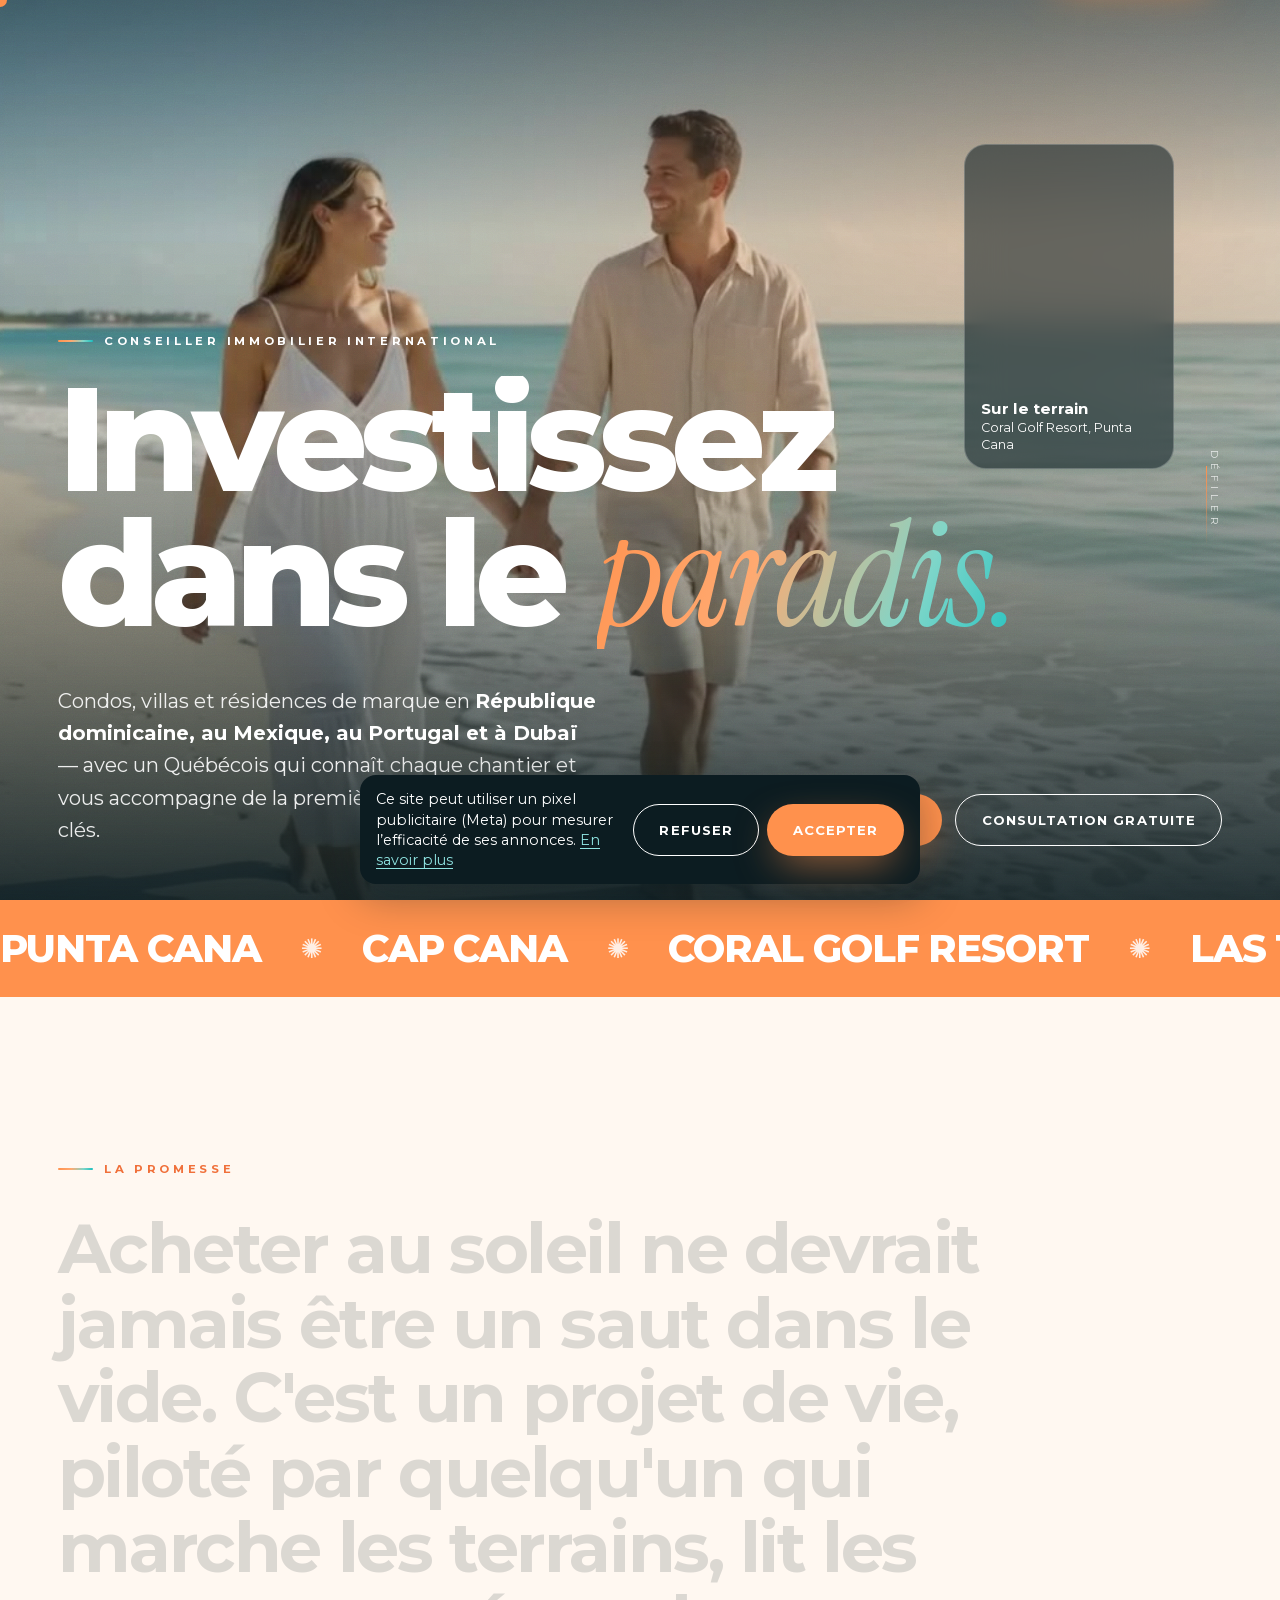
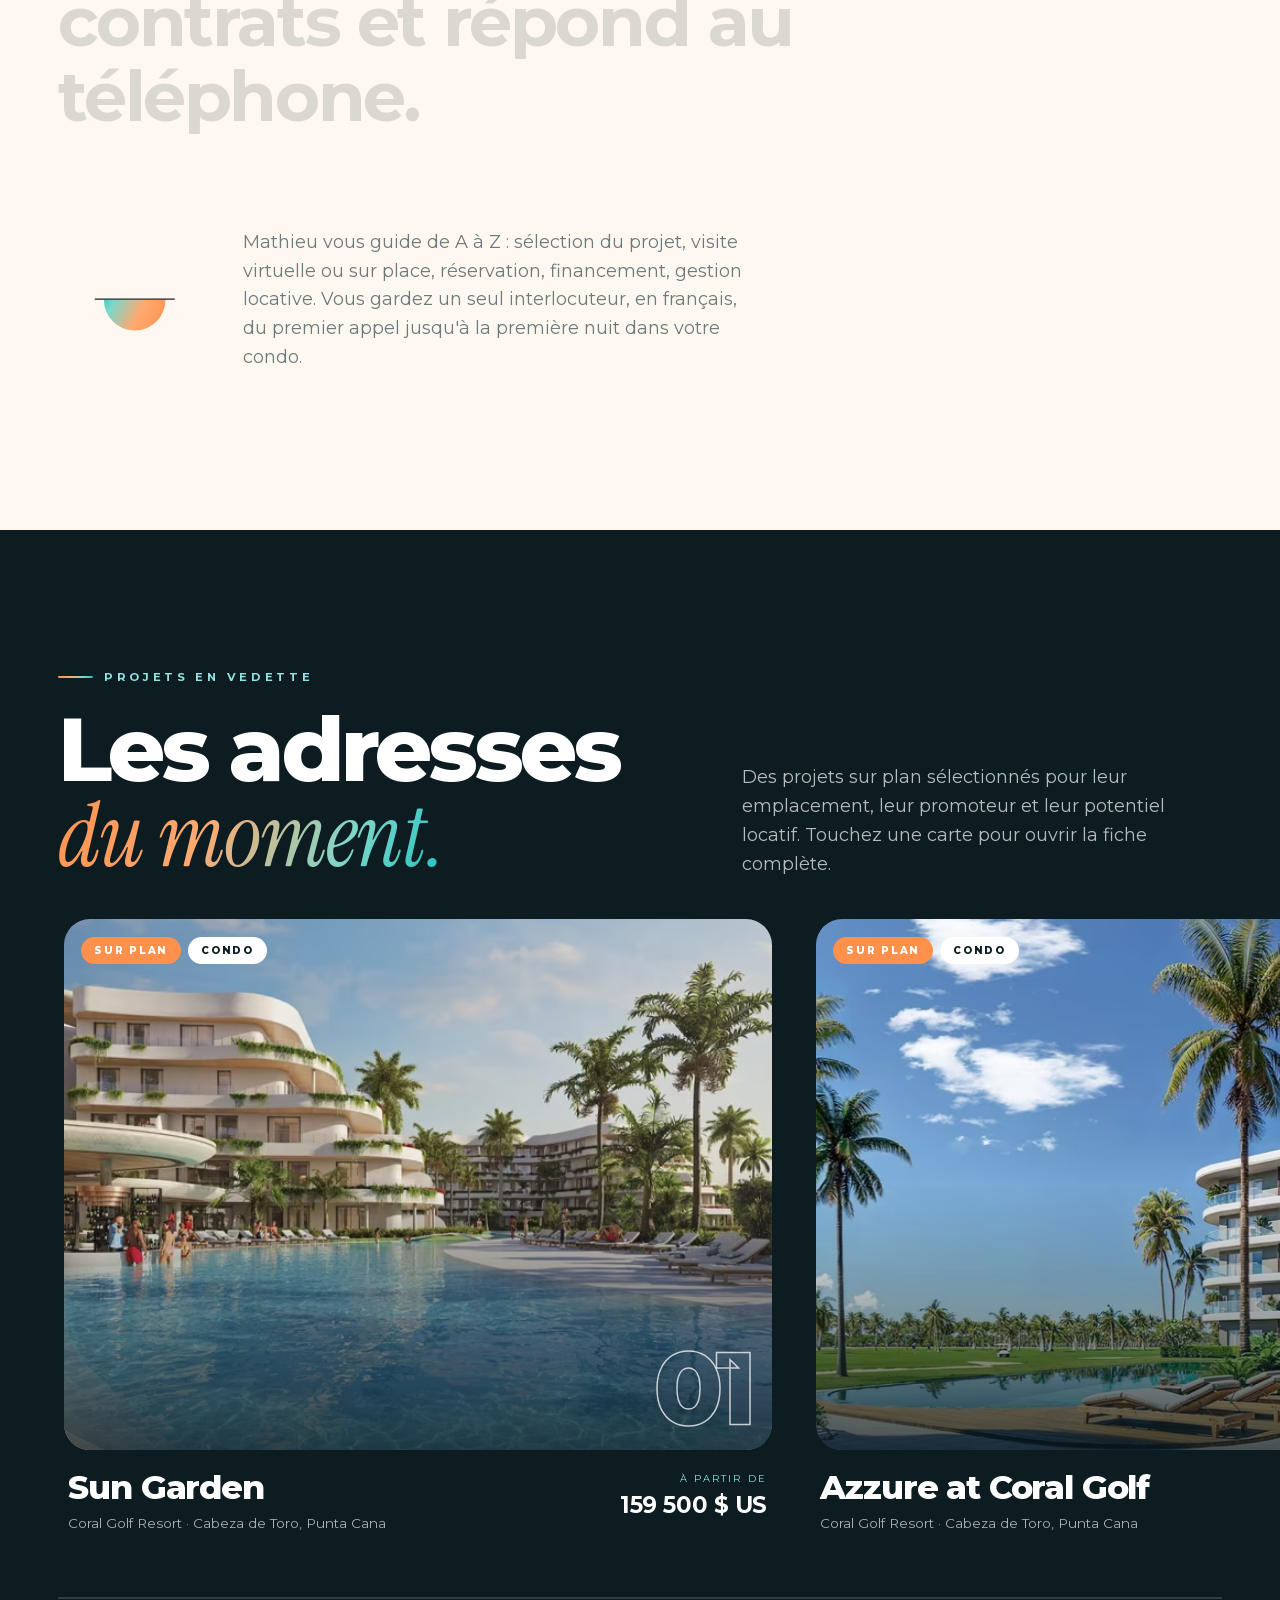
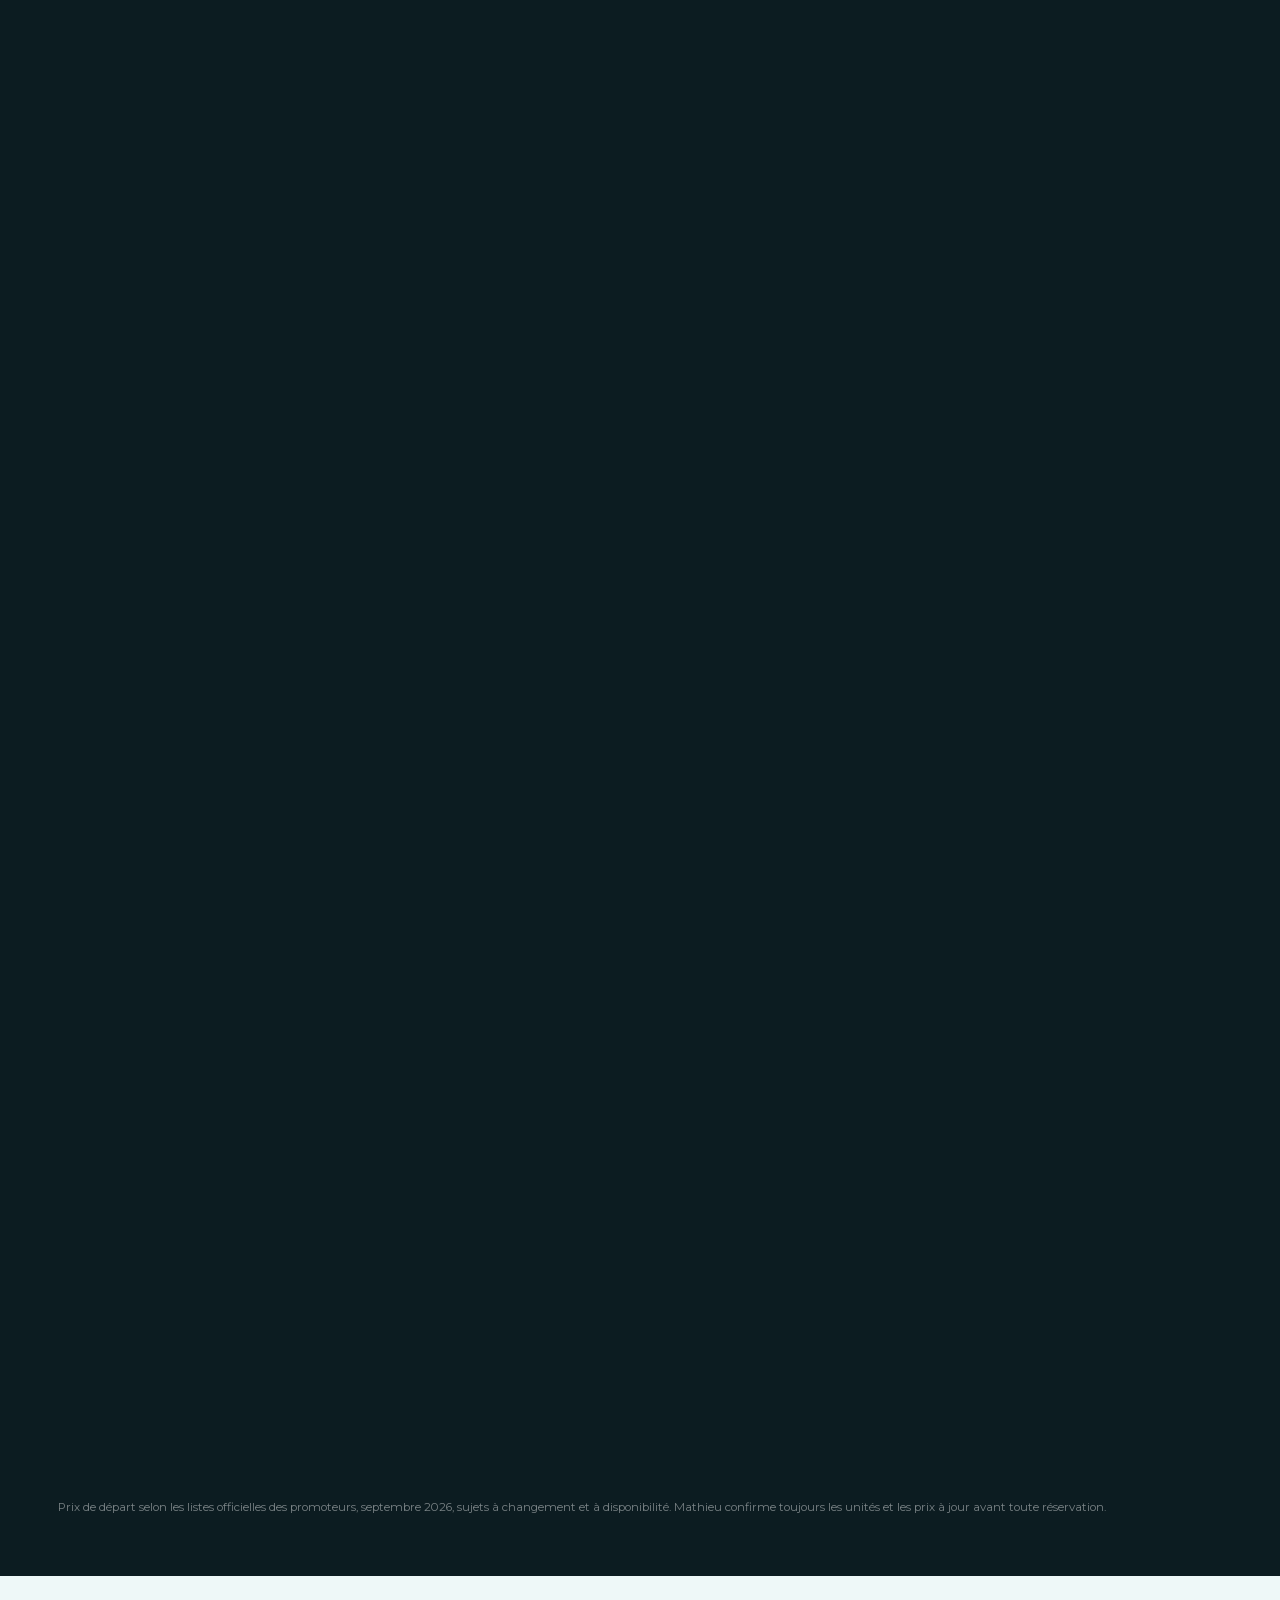
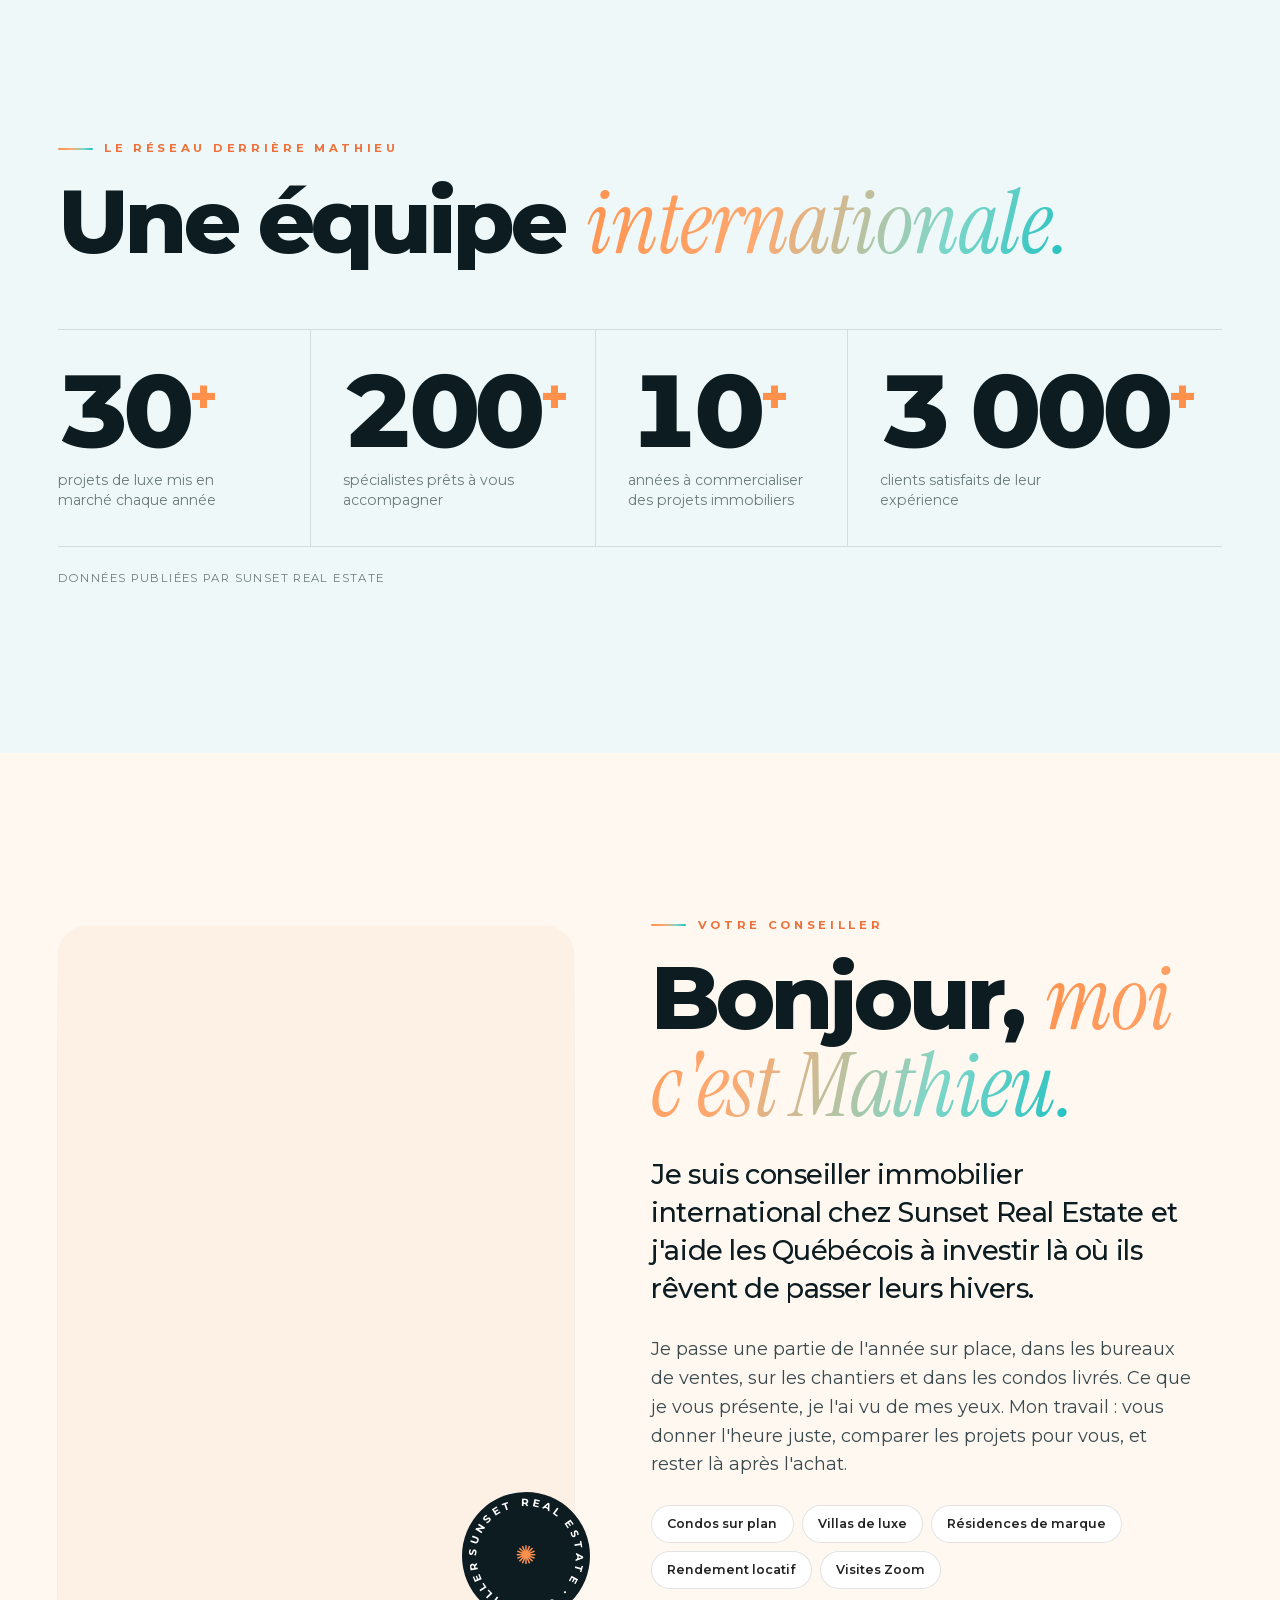
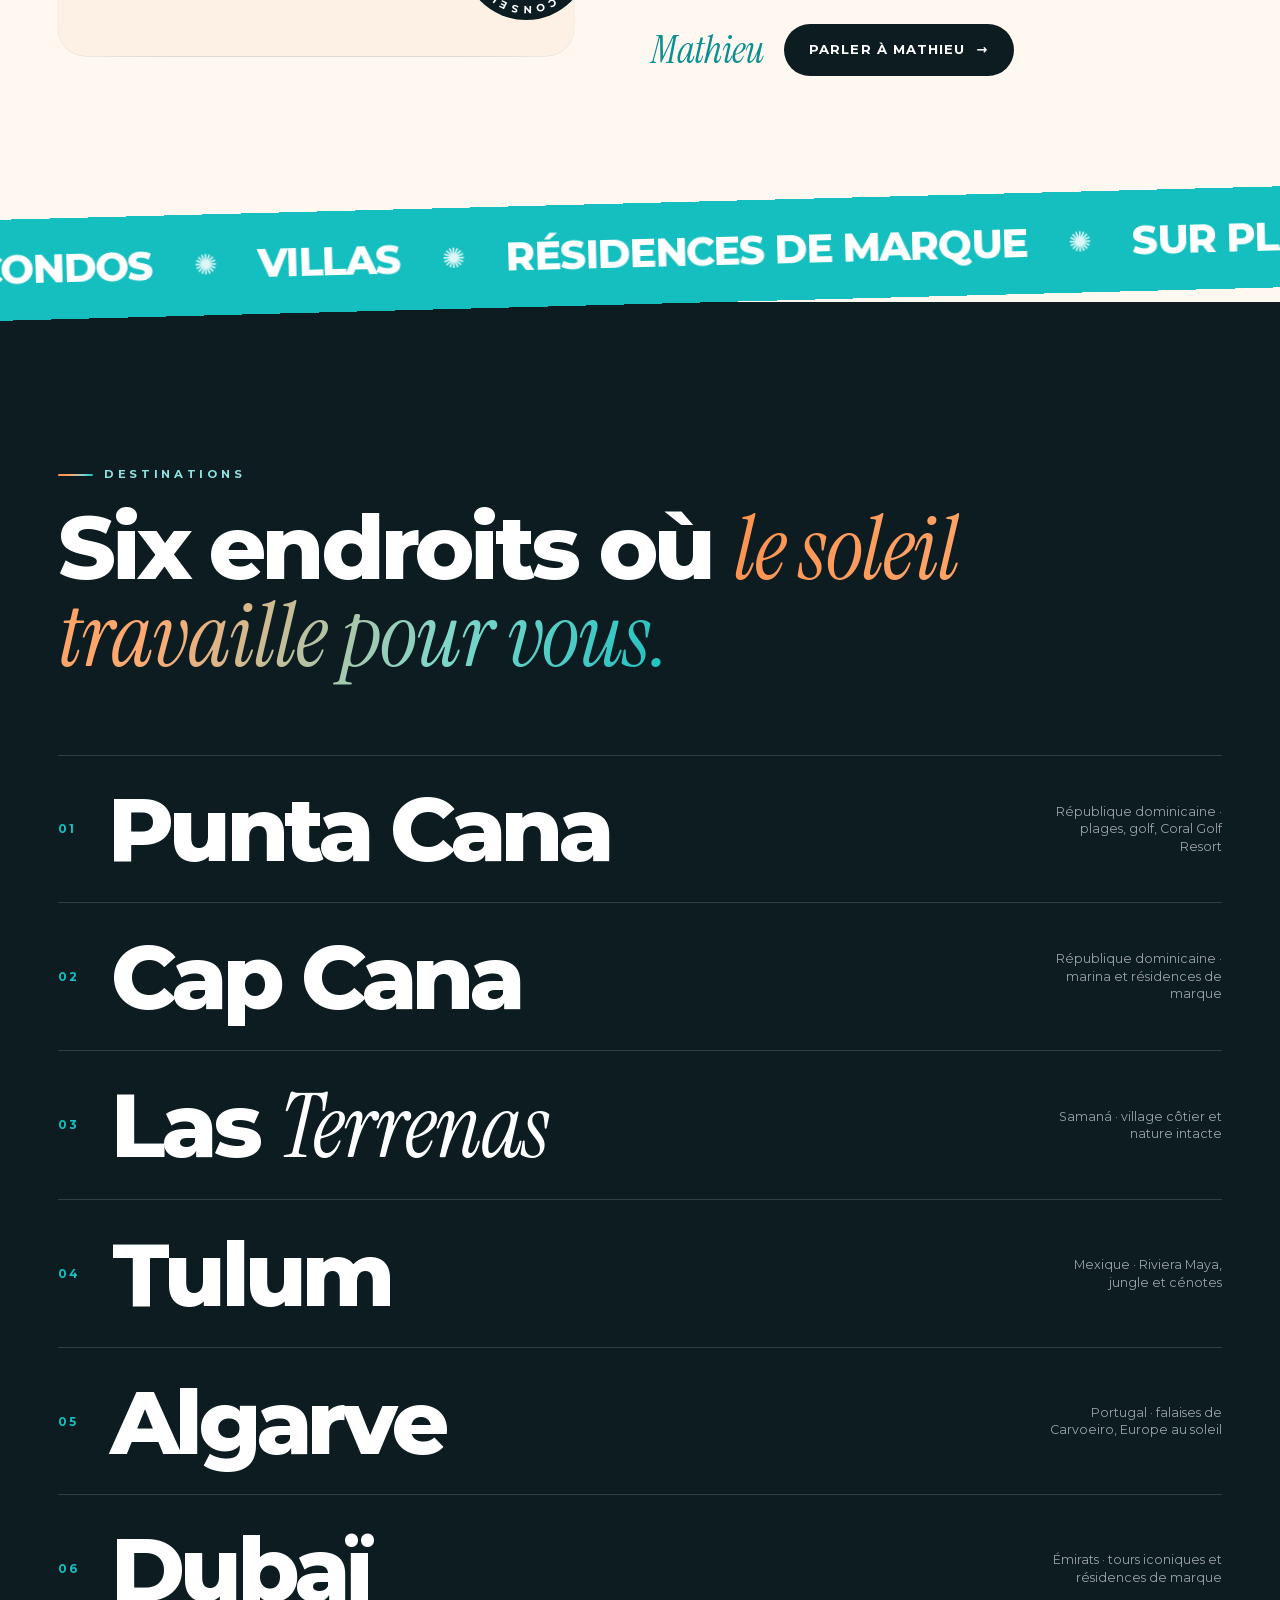
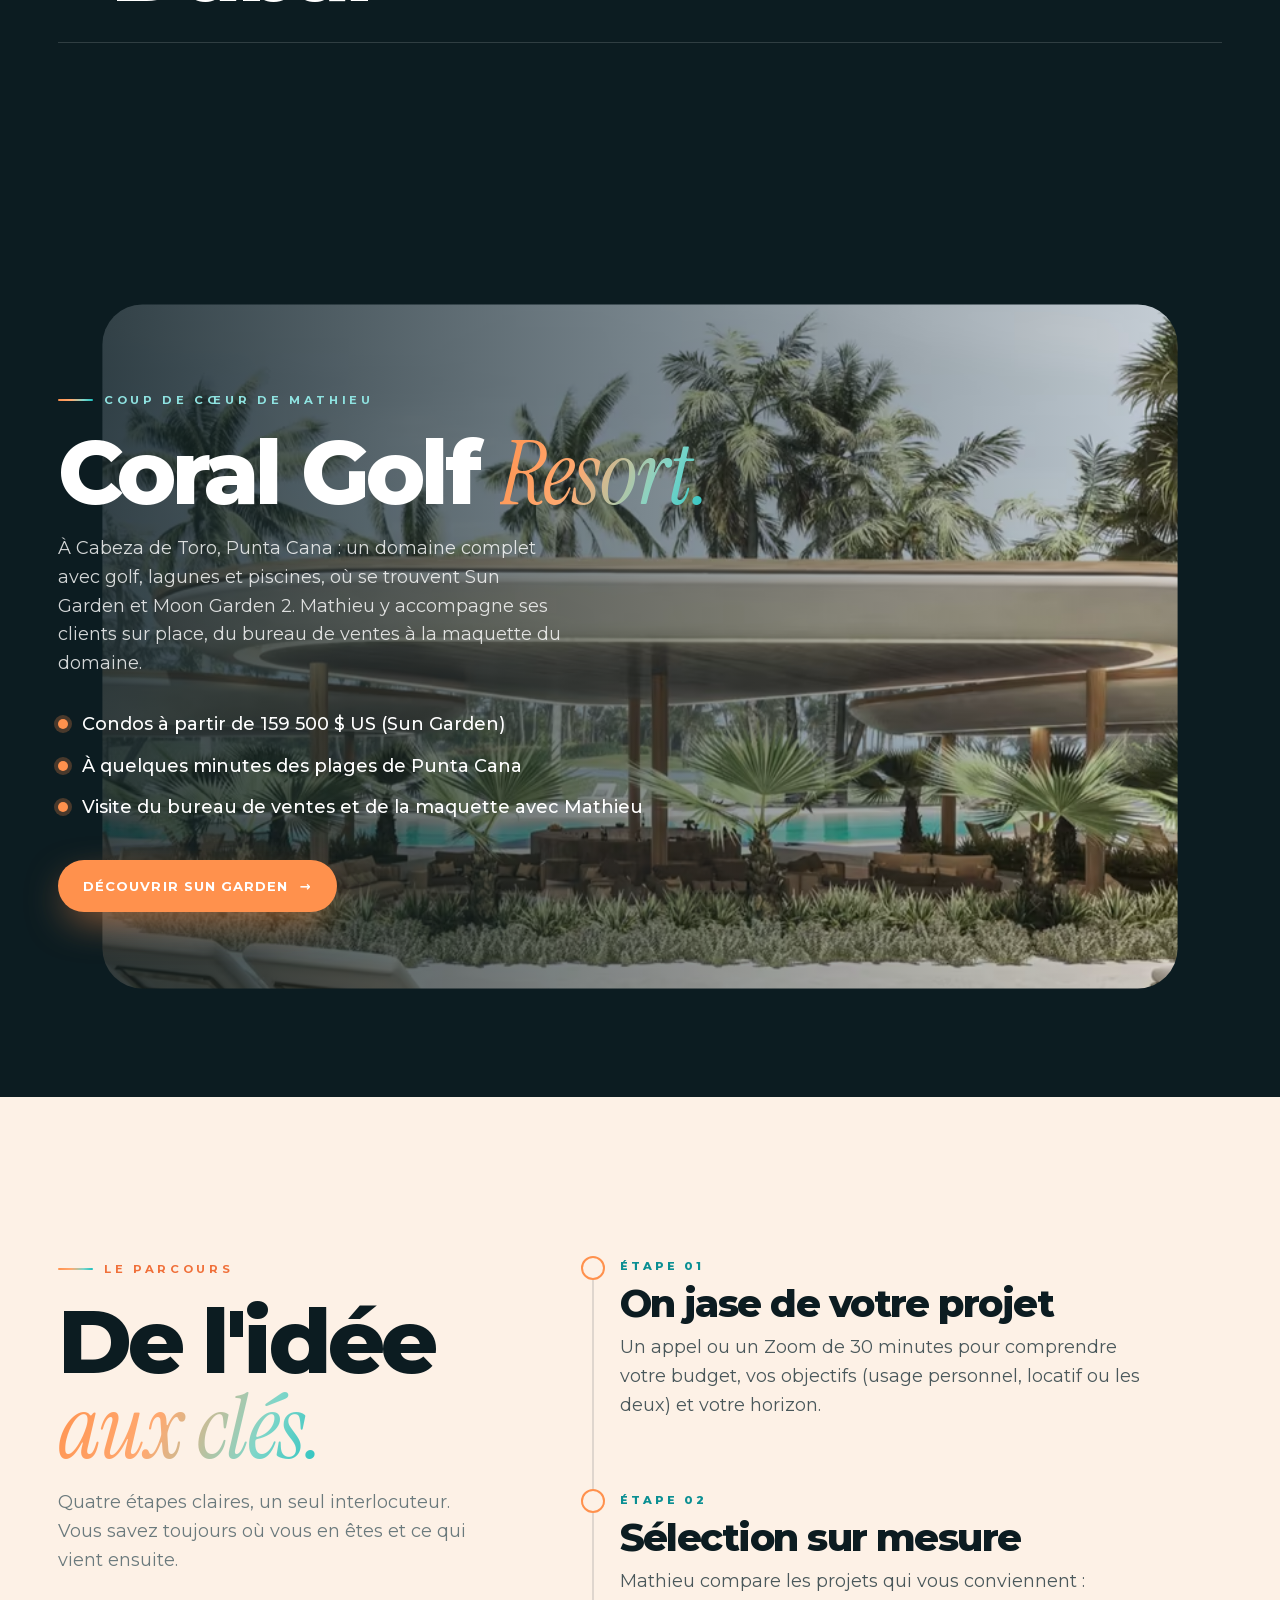
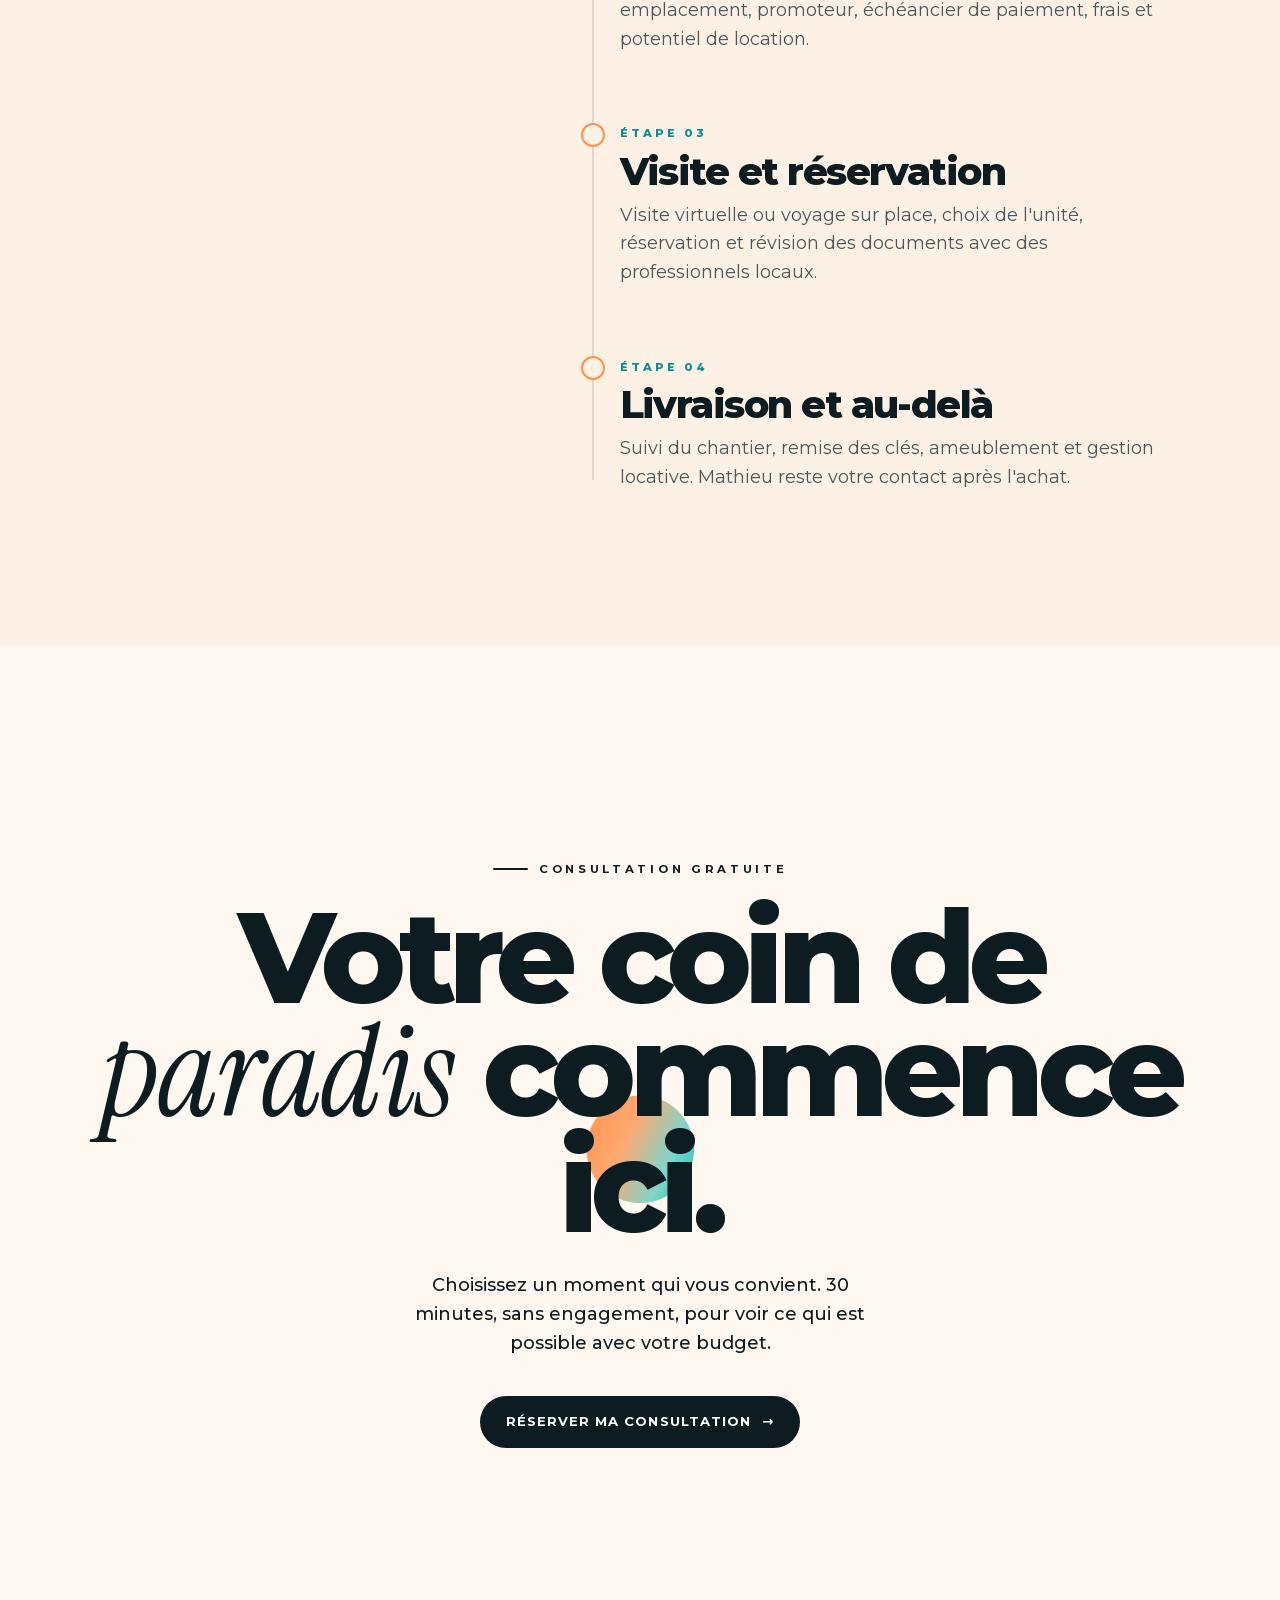
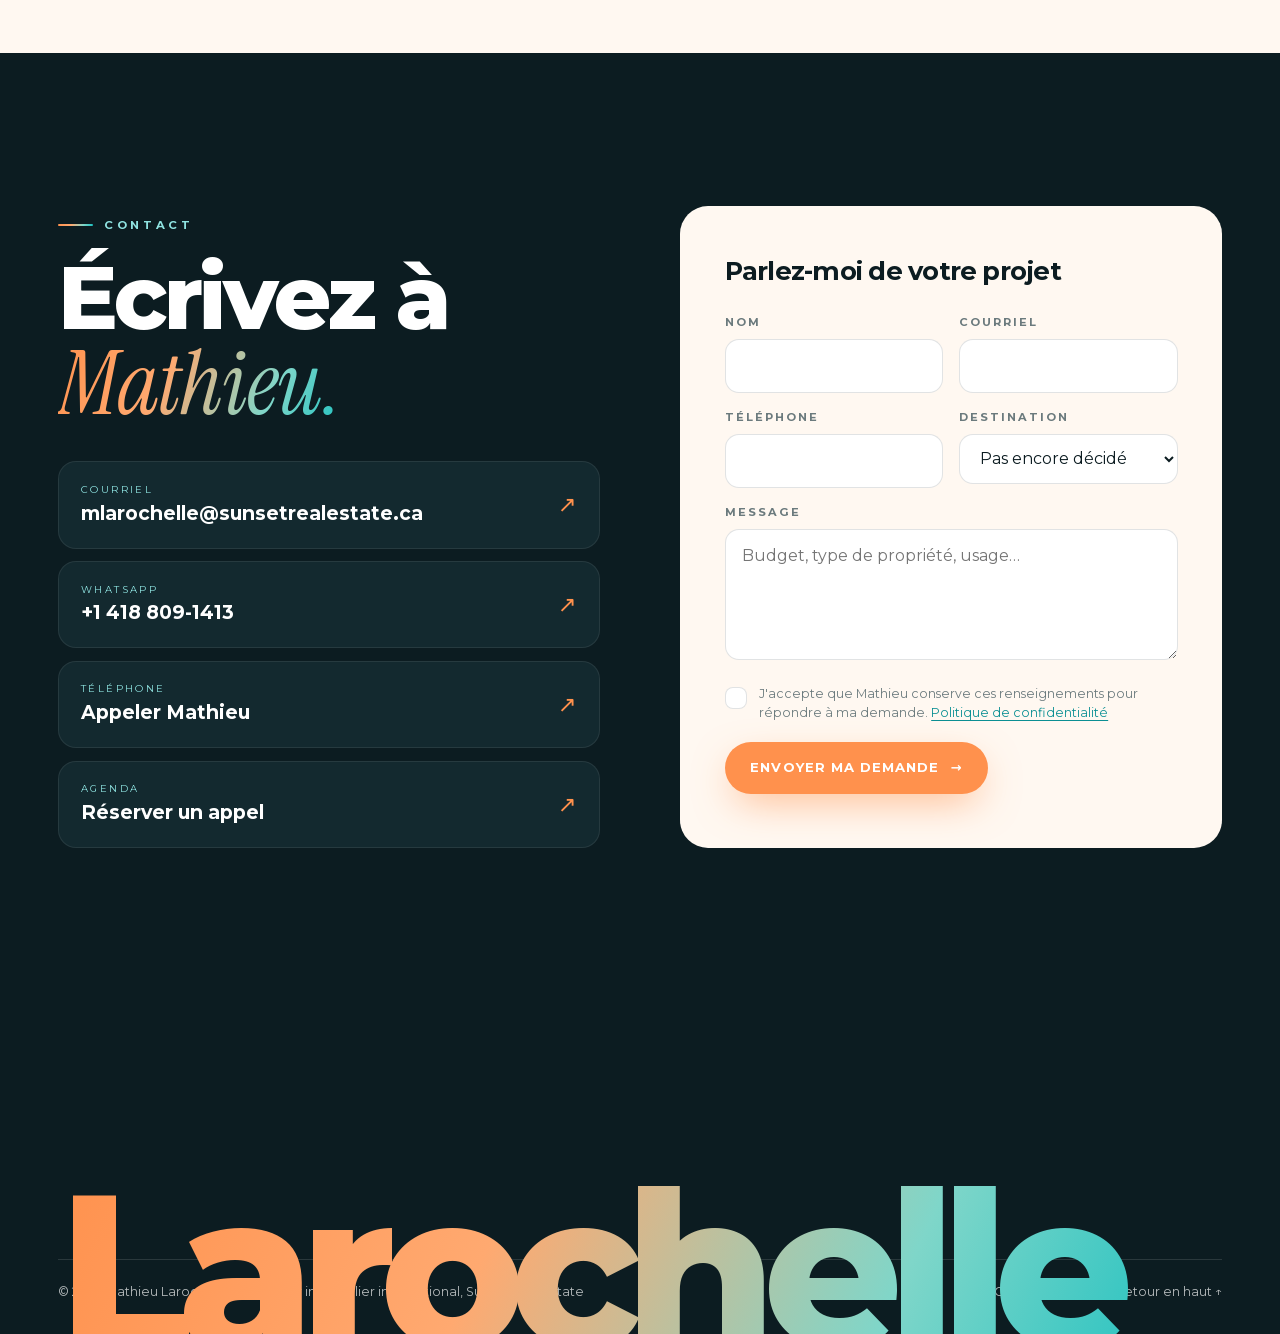
<file: index.html>
<!doctype html>
<html lang="fr-CA" class="no-js">
<head>
  <meta charset="utf-8">
  <meta name="viewport" content="width=device-width, initial-scale=1, viewport-fit=cover">
  <meta name="google-site-verification" content="pmoBxVxCgnIx9rCFQVrlxgsvYcC81DbXMzksaoGIQhA">
  <title>Mathieu Larochelle · Conseiller immobilier international</title>
  <meta name="description" content="Mathieu Larochelle, conseiller immobilier international chez Sunset Real Estate. Punta Cana, Cap Cana, Tulum, Algarve, Dubaï.">
  <meta name="theme-color" content="#0c1c21">
  <meta name="robots" content="index, follow, max-image-preview:large">
  <link rel="canonical" href="https://richlosier.github.io/mathieu-larochelle/">
  <meta property="og:type" content="website">
  <meta property="og:site_name" content="Mathieu Larochelle · Sunset Real Estate">
  <meta property="og:locale" content="fr_CA">
  <meta property="og:title" content="Mathieu Larochelle · Conseiller immobilier international">
  <meta property="og:description" content="Investissez dans le paradis : Punta Cana, Cap Cana, Tulum, Algarve, Dubaï. Condos et villas avec un conseiller québécois.">
  <meta property="og:image" content="https://richlosier.github.io/mathieu-larochelle/assets/og.jpg">
  <meta property="og:image:width" content="1200">
  <meta property="og:image:height" content="630">
  <meta property="og:image:alt" content="Mathieu Larochelle, conseiller immobilier international, Sunset Real Estate">
  <meta property="og:url" content="https://richlosier.github.io/mathieu-larochelle/">
  <meta name="twitter:card" content="summary_large_image">
  <meta name="twitter:title" content="Mathieu Larochelle · Conseiller immobilier international">
  <meta name="twitter:description" content="Investissez dans le paradis : Punta Cana, Cap Cana, Tulum, Algarve, Dubaï. Condos et villas avec un conseiller québécois.">
  <meta name="twitter:image" content="https://richlosier.github.io/mathieu-larochelle/assets/og.jpg">
  <link rel="icon" href="favicon.png" type="image/png" sizes="48x48">
  <link rel="icon" href="favicon.ico" sizes="32x32">
  <link rel="apple-touch-icon" href="assets/og-icon.png">
  <script type="application/ld+json">{"@context":"https://schema.org","@graph":[{"@type":"WebSite","@id":"https://richlosier.github.io/mathieu-larochelle/#site","url":"https://richlosier.github.io/mathieu-larochelle/","name":"Mathieu Larochelle · Conseiller immobilier international","inLanguage":"fr-CA","publisher":{"@id":"https://richlosier.github.io/mathieu-larochelle/#agent"}},{"@type":"RealEstateAgent","@id":"https://richlosier.github.io/mathieu-larochelle/#agent","name":"Mathieu Larochelle","jobTitle":"Conseiller immobilier international","description":"Conseiller immobilier international chez Sunset Real Estate : condos, villas et résidences de marque à Punta Cana, Cap Cana, Las Terrenas, Tulum, Algarve et Dubaï, pour les acheteurs québécois.","url":"https://richlosier.github.io/mathieu-larochelle/","image":"https://richlosier.github.io/mathieu-larochelle/assets/og.jpg","telephone":"+1-418-809-1413","email":"mlarochelle@sunsetrealestate.ca","knowsLanguage":"fr","worksFor":{"@type":"Organization","name":"Sunset Real Estate"},"areaServed":[{"@type":"Place","name":"Punta Cana, République dominicaine"},{"@type":"Place","name":"Cap Cana, République dominicaine"},{"@type":"Place","name":"Las Terrenas, République dominicaine"},{"@type":"Place","name":"Tulum, Mexique"},{"@type":"Place","name":"Algarve, Portugal"},{"@type":"Place","name":"Dubaï, Émirats arabes unis"}]}]}</script>
  <link rel="preload" href="assets/montserrat-latin.woff2" as="font" type="font/woff2" crossorigin>
  <link rel="preload" href="assets/fonts/instrument-serif-italic-latin.woff2" as="font" type="font/woff2" crossorigin>
  <link rel="stylesheet" href="styles.css">
  <script>document.documentElement.classList.replace('no-js','js');</script>
</head>
<body class="is-loading">
  <a class="skip" href="#main">Aller au contenu</a>

  <div class="loader" id="loader" aria-hidden="true">
    <div class="loader__sun"></div>
    <div class="loader__sea"></div>
    <div class="loader__inner">
      <span class="loader__name" data-split>Mathieu Larochelle</span>
      <div class="loader__meta">Conseiller immobilier · Sunset Real Estate</div>
    </div>
    <div class="loader__count" id="loaderCount">0</div>
  </div>

  <div class="cursor" id="cursor" aria-hidden="true"></div>

  <header class="nav" id="nav">
    <a class="brand" href="#top" aria-label="Mathieu Larochelle Conseiller immobilier · Sunset Real Estate, retour en haut">
      <svg class="brand__mark" viewBox="0 0 48 48" aria-hidden="true">
        <defs><linearGradient id="bm" x1="0" y1="0" x2="1" y2="1"><stop offset="0" stop-color="#ffb784"/><stop offset="1" stop-color="#ff914d"/></linearGradient></defs>
        <g stroke="#ff914d" stroke-width="2.2" stroke-linecap="round"><path d="M24 6v5"/><path d="M11.3 11.3l3.5 3.5"/><path d="M36.7 11.3l-3.5 3.5"/><path d="M6 24h5"/><path d="M42 24h-5"/></g>
        <path d="M13 27a11 11 0 0 1 22 0z" fill="url(#bm)"/>
        <path d="M6 32c3 0 3-2.4 6-2.4s3 2.4 6 2.4 3-2.4 6-2.4 3 2.4 6 2.4 3-2.4 6-2.4 3 2.4 6 2.4" fill="none" stroke="#16bfbf" stroke-width="2.4" stroke-linecap="round"/>
        <path d="M11 38.5c2.6 0 2.6-2 5.2-2s2.6 2 5.2 2 2.6-2 5.2-2 2.6 2 5.2 2 2.6-2 5.2-2" fill="none" stroke="#16bfbf" stroke-width="2" stroke-linecap="round" opacity=".55"/>
      </svg>
      <span class="brand__txt"><strong>Mathieu <em>Larochelle</em></strong><small>Conseiller immobilier · Sunset Real Estate</small></span>
    </a>
    <nav class="nav__links" aria-label="Navigation principale">
      <a href="#projets">Projets</a>
      <a href="#mathieu">Mathieu</a>
      <a href="#destinations">Destinations</a>
      <a href="#parcours">Parcours</a>
      <a href="#contact">Contact</a>
    </nav>
    <div class="nav__right">
      <a class="btn btn--sun nav__cta" href="https://calendly.com/mlarochelle-sunsetrealestate" target="_blank" rel="noopener">
        <span class="nav__cta-label-long">Réserver un appel</span><span class="nav__cta-label-short">Appel</span> <span class="arrow" aria-hidden="true">→</span>
      </a>
      <button class="burger" id="burger" type="button" aria-expanded="false" aria-controls="menu" aria-label="Ouvrir le menu"><span></span><span></span></button>
    </div>
  </header>

  <div class="menu" id="menu" hidden>
    <nav class="menu__links" aria-label="Menu mobile">
      <a href="#projets"><small>01</small>Projets</a>
      <a href="#mathieu"><small>02</small>Mathieu</a>
      <a href="#destinations"><small>03</small>Destinations</a>
      <a href="#parcours"><small>04</small>Parcours</a>
      <a href="#contact"><small>05</small>Contact</a>
    </nav>
    <div class="menu__foot">
      <a class="btn btn--sun" href="https://calendly.com/mlarochelle-sunsetrealestate" target="_blank" rel="noopener">Réserver un appel <span class="arrow" aria-hidden="true">→</span></a>
      <a class="btn btn--ghost" href="https://wa.me/14188091413?text=Bonjour%20Mathieu%2C%20j%27aimerais%20en%20savoir%20plus%20sur%20vos%20projets." target="_blank" rel="noopener">WhatsApp</a>
    </div>
  </div>

  <div class="dock" id="dock" aria-label="Contacter Mathieu">
    <a class="dock__wa" href="https://wa.me/14188091413?text=Bonjour%20Mathieu%2C%20j%27aimerais%20en%20savoir%20plus%20sur%20vos%20projets." target="_blank" rel="noopener"><svg viewBox="0 0 24 24" width="20" height="20" aria-hidden="true"><path fill="currentColor" d="M12 2a10 10 0 0 0-8.6 15.1L2 22l5-1.3A10 10 0 1 0 12 2Zm0 18.2a8.2 8.2 0 0 1-4.2-1.2l-.3-.2-3 .8.8-2.9-.2-.3A8.2 8.2 0 1 1 12 20.2Zm4.5-6.1c-.2-.1-1.5-.7-1.7-.8s-.4-.1-.6.1-.7.8-.8 1-.3.2-.5.1a6.7 6.7 0 0 1-3.3-2.9c-.3-.4.2-.4.7-1.3.1-.2 0-.3 0-.4l-.8-1.8c-.2-.5-.4-.4-.6-.4h-.5a1 1 0 0 0-.7.3 3 3 0 0 0-.9 2.2 5.1 5.1 0 0 0 1.1 2.7 11.6 11.6 0 0 0 4.4 3.9c1.6.7 2.3.8 3.1.6a2.7 2.7 0 0 0 1.8-1.2 2.2 2.2 0 0 0 .1-1.2c0-.1-.2-.2-.4-.3Z"/></svg>WhatsApp</a>
    <a class="dock__book" href="https://calendly.com/mlarochelle-sunsetrealestate" target="_blank" rel="noopener">Réserver un appel <span aria-hidden="true">→</span></a>
  </div>

  <main id="main">
    <!-- HERO -->
    <section class="hero" id="top" aria-labelledby="hero-title">
      <div class="hero__media">
        <video id="heroVideo" autoplay muted loop playsinline preload="none" disablepictureinpicture aria-hidden="true"></video>
        <script>(function(){var m=matchMedia("(max-width: 767px) and (orientation: portrait)").matches,v=document.getElementById("heroVideo");v.poster=m?"assets/hero-film-poster-mobile.jpg":"assets/hero-film-poster.jpg";v.muted=true;v.defaultMuted=true;var red=function(){return matchMedia("(prefers-reduced-motion: reduce)").matches;},go=function(){var p=v.play();p&&p.catch(function(){});},start=function(){if(v.getAttribute("src")||red())return;v.preload="auto";v.src=m?"assets/hero-film-mobile.mp4":"assets/hero-film.mp4";go();v.addEventListener("canplay",go,{once:true});};var after=function(){(window.requestIdleCallback||function(f){setTimeout(f,300);})(start,{timeout:1500});};document.readyState==="complete"?after():addEventListener("load",after,{once:true});document.addEventListener("visibilitychange",function(){document.visibilityState==="visible"&&v.paused&&v.getAttribute("src")&&!red()&&go();});["touchstart","click","scroll"].forEach(function(e){addEventListener(e,function(){start();v.paused&&v.getAttribute("src")&&!red()&&go();},{once:true,passive:true});});})();</script>
      </div>
      <div class="hero__veil"></div>
      <div class="hero__grain"></div>

      <aside class="hero__card" aria-label="Mathieu sur le terrain">
        <picture><source type="image/avif" srcset="assets/_opt/mathieu-on-site-240.avif 240w, assets/_opt/mathieu-on-site-480.avif 480w, assets/_opt/mathieu-on-site-960.avif 960w, assets/_opt/mathieu-on-site-1556.avif 1556w" sizes="210px"><source type="image/webp" srcset="assets/_opt/mathieu-on-site-240.webp 240w, assets/_opt/mathieu-on-site-480.webp 480w, assets/_opt/mathieu-on-site-960.webp 960w, assets/_opt/mathieu-on-site-1556.webp 1556w" sizes="210px"><img src="assets/mathieu-on-site.jpg" alt="Mathieu Larochelle au bureau de ventes de Coral Golf Resort" width="1556" height="2200" loading="lazy" decoding="async"></picture>
        <p><strong>Sur le terrain</strong>Coral Golf Resort, Punta Cana</p>
      </aside>
      <div class="hero__scroll">Défiler</div>

      <div class="hero__content">
        <div class="hero__kicker">
          <span class="eyebrow">Conseiller immobilier international</span>
        </div>
        <h1 class="hero__title" id="hero-title">
          <span class="line"><span>Investissez</span></span>
          <span class="line"><span>dans le <em class="serif grad">paradis.</em></span></span>
        </h1>
        <div class="hero__row">
          <p class="hero__lead">Condos, villas et résidences de marque en <strong>République dominicaine, au Mexique, au Portugal et à Dubaï</strong> — avec un Québécois qui connaît chaque chantier et vous accompagne de la première visite à la remise des clés.</p>
          <div class="hero__ctas">
            <a class="btn btn--sun magnetic" href="#projets">Voir les projets <span class="arrow" aria-hidden="true">→</span></a>
            <a class="btn btn--ghost magnetic" href="https://calendly.com/mlarochelle-sunsetrealestate" target="_blank" rel="noopener">Consultation gratuite</a>
          </div>
        </div>
      </div>
    </section>

    <div class="marquee" aria-hidden="true">
      <div class="marquee__track">
        <span>Punta Cana</span><span>Cap Cana</span><span>Coral Golf Resort</span><span>Las Terrenas</span><span>Tulum</span><span>Algarve</span><span>Dubaï</span>
        <span>Punta Cana</span><span>Cap Cana</span><span>Coral Golf Resort</span><span>Las Terrenas</span><span>Tulum</span><span>Algarve</span><span>Dubaï</span>
      </div>
    </div>

    <!-- MANIFESTO -->
    <section class="manifesto pad wrap" aria-label="La promesse">
      <span class="eyebrow">La promesse</span>
      <p class="manifesto__text" id="manifesto">Acheter au soleil ne devrait jamais être un saut dans le vide. C'est un projet de vie, piloté par quelqu'un qui marche les terrains, lit les contrats et répond au téléphone.</p>
      <div class="manifesto__foot">
        <div class="sunmark" aria-hidden="true"></div>
        <p>Mathieu vous guide de A à Z : sélection du projet, visite virtuelle ou sur place, réservation, financement, gestion locative. Vous gardez un seul interlocuteur, en français, du premier appel jusqu'à la première nuit dans votre condo.</p>
      </div>
    </section>

    <!-- PROJECTS -->
    <section class="projects" id="projets" aria-labelledby="projects-title">
      <div class="projects__head">
        <div>
          <span class="eyebrow eyebrow--light">Projets en vedette</span>
          <h2 class="h2" id="projects-title">Les adresses <span class="serif grad">du moment.</span></h2>
        </div>
        <p>Des projets sur plan sélectionnés pour leur emplacement, leur promoteur et leur potentiel locatif. Touchez une carte pour ouvrir la fiche complète.</p>
      </div>
      <div class="projects__pin" id="projectsPin">
        <div class="projects__track" id="projectsTrack"></div>
        <div class="projects__progress" aria-hidden="true"><i id="projectsBar"></i></div>
        <p class="projects__swipe" aria-hidden="true"><span id="projectsCount">01 / 05</span> Glissez pour voir les projets →</p>
      </div>
      <p class="projects__note">Prix de départ selon les listes officielles des promoteurs, septembre 2026, sujets à changement et à disponibilité. Mathieu confirme toujours les unités et les prix à jour avant toute réservation.</p>
    </section>

    <!-- STATS -->
    <section class="stats pad wrap" aria-labelledby="stats-title">
      <span class="eyebrow">Le réseau derrière Mathieu</span>
      <h2 class="h2" id="stats-title">Une équipe <span class="serif grad">internationale.</span></h2>
      <div class="stats__grid" style="margin-top:clamp(2.5rem,5vw,4.5rem)">
        <div class="stat"><b><span data-count="30">0</span><sup>+</sup></b><span>projets de luxe mis en marché chaque année</span></div>
        <div class="stat"><b><span data-count="200">0</span><sup>+</sup></b><span>spécialistes prêts à vous accompagner</span></div>
        <div class="stat"><b><span data-count="10">0</span><sup>+</sup></b><span>années à commercialiser des projets immobiliers</span></div>
        <div class="stat"><b><span data-count="3000">0</span><sup>+</sup></b><span>clients satisfaits de leur expérience</span></div>
      </div>
      <p class="stats__foot">Données publiées par Sunset Real Estate</p>
    </section>

    <!-- ABOUT -->
    <section class="about pad wrap" id="mathieu" aria-labelledby="about-title">
      <div class="about__grid">
        <div class="about__visual">
          <div class="about__halo" aria-hidden="true"></div>
          <div class="about__frame"><picture><source type="image/avif" srcset="assets/_opt/mathieu-on-site-240.avif 240w, assets/_opt/mathieu-on-site-480.avif 480w, assets/_opt/mathieu-on-site-960.avif 960w, assets/_opt/mathieu-on-site-1556.avif 1556w" sizes="(max-width: 959px) 90vw, 46vw"><source type="image/webp" srcset="assets/_opt/mathieu-on-site-240.webp 240w, assets/_opt/mathieu-on-site-480.webp 480w, assets/_opt/mathieu-on-site-960.webp 960w, assets/_opt/mathieu-on-site-1556.webp 1556w" sizes="(max-width: 959px) 90vw, 46vw"><img src="assets/mathieu-on-site.jpg" alt="Mathieu Larochelle devant la maquette de Coral Golf Resort, au bureau de ventes" width="1556" height="2200" loading="lazy" decoding="async" id="aboutImg"></picture></div>
          <div class="about__badge" aria-hidden="true">
            <svg viewBox="0 0 128 128"><defs><path id="circ" d="M64,64 m-50,0 a50,50 0 1,1 100,0 a50,50 0 1,1 -100,0"/></defs><text fill="#fff" font-size="10.5" font-weight="700" letter-spacing="3.2"><textPath href="#circ">SUNSET REAL ESTATE · CONSEILLER · </textPath></text></svg>
            <b>✺</b>
          </div>
        </div>
        <div class="about__copy">
          <span class="eyebrow">Votre conseiller</span>
          <h2 class="h2" id="about-title">Bonjour, <span class="serif grad">moi c'est Mathieu.</span></h2>
          <p class="big">Je suis conseiller immobilier international chez Sunset Real Estate et j'aide les Québécois à investir là où ils rêvent de passer leurs hivers.</p>
          <p>Je passe une partie de l'année sur place, dans les bureaux de ventes, sur les chantiers et dans les condos livrés. Ce que je vous présente, je l'ai vu de mes yeux. Mon travail : vous donner l'heure juste, comparer les projets pour vous, et rester là après l'achat.</p>
          <div class="pills" aria-label="Spécialités">
            <span>Condos sur plan</span><span>Villas de luxe</span><span>Résidences de marque</span><span>Rendement locatif</span><span>Visites Zoom</span>
          </div>
          <div class="about__sig">
            <span class="serif">Mathieu</span>
            <a class="btn btn--dark magnetic" href="https://calendly.com/mlarochelle-sunsetrealestate" target="_blank" rel="noopener">Parler à Mathieu <span class="arrow" aria-hidden="true">→</span></a>
          </div>
        </div>
      </div>
    </section>

    <div class="marquee marquee--teal" aria-hidden="true">
      <div class="marquee__track">
        <span>Condos</span><span>Villas</span><span>Résidences de marque</span><span>Sur plan</span><span>Clé en main</span><span>Gestion locative</span>
        <span>Condos</span><span>Villas</span><span>Résidences de marque</span><span>Sur plan</span><span>Clé en main</span><span>Gestion locative</span>
      </div>
    </div>

    <!-- DESTINATIONS -->
    <section class="dest pad wrap" id="destinations" aria-labelledby="dest-title">
      <span class="eyebrow eyebrow--light">Destinations</span>
      <h2 class="h2" id="dest-title">Six endroits où <span class="serif grad">le soleil travaille pour vous.</span></h2>
      <div class="dest__list" id="destList"></div>
    </section>
    <div class="dest__float" id="destFloat" aria-hidden="true"></div>

    <!-- FEATURE -->
    <section class="feature" aria-labelledby="feature-title">
      <div class="feature__bg"><picture><source type="image/avif" srcset="assets/_opt/sun-pool-240.avif 240w, assets/_opt/sun-pool-480.avif 480w, assets/_opt/sun-pool-960.avif 960w, assets/_opt/sun-pool-1600.avif 1600w, assets/_opt/sun-pool-2200.avif 2200w" sizes="100vw"><source type="image/webp" srcset="assets/_opt/sun-pool-240.webp 240w, assets/_opt/sun-pool-480.webp 480w, assets/_opt/sun-pool-960.webp 960w, assets/_opt/sun-pool-1600.webp 1600w, assets/_opt/sun-pool-2200.webp 2200w" sizes="100vw"><img src="assets/sun-pool.jpg" alt="Piscine et chaises longues de Sun Garden à Coral Golf Resort" width="2200" height="1237" loading="lazy" decoding="async" id="featureImg"></picture></div>
      <div class="feature__mask"></div>
      <div class="feature__copy">
        <span class="eyebrow eyebrow--light">Coup de cœur de Mathieu</span>
        <h2 class="h2" id="feature-title">Coral Golf <span class="serif grad">Resort.</span></h2>
        <p>À Cabeza de Toro, Punta Cana : un domaine complet avec golf, lagunes et piscines, où se trouvent Sun Garden et Moon Garden 2. Mathieu y accompagne ses clients sur place, du bureau de ventes à la maquette du domaine.</p>
        <ul class="feature__list">
          <li>Condos à partir de 159 500 $ US (Sun Garden)</li>
          <li>À quelques minutes des plages de Punta Cana</li>
          <li>Visite du bureau de ventes et de la maquette avec Mathieu</li>
        </ul>
        <button class="btn btn--sun magnetic" type="button" data-open="sun-garden">Découvrir Sun Garden <span class="arrow" aria-hidden="true">→</span></button>
      </div>
    </section>

    <!-- PROCESS -->
    <section class="process pad wrap" id="parcours" aria-labelledby="process-title">
      <div class="process__grid">
        <div class="process__intro">
          <span class="eyebrow">Le parcours</span>
          <h2 class="h2" id="process-title">De l'idée <span class="serif grad">aux clés.</span></h2>
          <p>Quatre étapes claires, un seul interlocuteur. Vous savez toujours où vous en êtes et ce qui vient ensuite.</p>
        </div>
        <ol class="steps" id="steps">
          <div class="steps__rail" aria-hidden="true"><i id="stepsRail"></i></div>
          <li class="step"><span class="step__dot"></span><small>Étape 01</small><h3>On jase de votre projet</h3><p>Un appel ou un Zoom de 30 minutes pour comprendre votre budget, vos objectifs (usage personnel, locatif ou les deux) et votre horizon.</p></li>
          <li class="step"><span class="step__dot"></span><small>Étape 02</small><h3>Sélection sur mesure</h3><p>Mathieu compare les projets qui vous conviennent : emplacement, promoteur, échéancier de paiement, frais et potentiel de location.</p></li>
          <li class="step"><span class="step__dot"></span><small>Étape 03</small><h3>Visite et réservation</h3><p>Visite virtuelle ou voyage sur place, choix de l'unité, réservation et révision des documents avec des professionnels locaux.</p></li>
          <li class="step"><span class="step__dot"></span><small>Étape 04</small><h3>Livraison et au-delà</h3><p>Suivi du chantier, remise des clés, ameublement et gestion locative. Mathieu reste votre contact après l'achat.</p></li>
        </ol>
      </div>
    </section>

    <!-- CTA -->
    <section class="cta" aria-labelledby="cta-title">
      <div class="cta__sun" id="ctaSun" aria-hidden="true"></div>
      <div class="cta__inner">
        <span class="eyebrow">Consultation gratuite</span>
        <h2 class="cta__title" id="cta-title">Votre coin de <span class="serif">paradis</span> commence ici.</h2>
        <p>Choisissez un moment qui vous convient. 30 minutes, sans engagement, pour voir ce qui est possible avec votre budget.</p>
        <a class="btn btn--dark magnetic" href="https://calendly.com/mlarochelle-sunsetrealestate" target="_blank" rel="noopener">Réserver ma consultation <span class="arrow" aria-hidden="true">→</span></a>
      </div>
    </section>

    <!-- CONTACT -->
    <section class="contact pad wrap" id="contact" aria-labelledby="contact-title">
      <div class="contact__grid">
        <div>
          <span class="eyebrow eyebrow--light">Contact</span>
          <h2 class="h2" id="contact-title">Écrivez à <span class="serif grad">Mathieu.</span></h2>
          <div class="channels">
            <a class="channel" href="mailto:mlarochelle@sunsetrealestate.ca?subject=Projet%20immobilier%20au%20soleil"><span><small>Courriel</small><strong>mlarochelle@sunsetrealestate.ca</strong></span><span class="arrow" aria-hidden="true">↗</span></a>
            <a class="channel" href="https://wa.me/14188091413?text=Bonjour%20Mathieu%2C%20j%27aimerais%20en%20savoir%20plus%20sur%20vos%20projets." target="_blank" rel="noopener"><span><small>WhatsApp</small><strong>+1 418 809-1413</strong></span><span class="arrow" aria-hidden="true">↗</span></a>
            <a class="channel" href="tel:+14188091413"><span><small>Téléphone</small><strong>Appeler Mathieu</strong></span><span class="arrow" aria-hidden="true">↗</span></a>
            <a class="channel" href="https://calendly.com/mlarochelle-sunsetrealestate" target="_blank" rel="noopener"><span><small>Agenda</small><strong>Réserver un appel</strong></span><span class="arrow" aria-hidden="true">↗</span></a>
          </div>
        </div>
        <form class="form" id="contactForm" novalidate>
          <h3>Parlez-moi de votre projet</h3>
          <div class="form__row">
            <label class="field"><span>Nom</span><input id="f-nom" name="nom" autocomplete="name" required></label>
            <label class="field"><span>Courriel</span><input id="f-mail" name="courriel" type="email" autocomplete="email" inputmode="email"></label>
          </div>
          <div class="form__row">
            <label class="field"><span>Téléphone</span><input id="f-tel" name="tel" type="tel" autocomplete="tel"></label>
            <label class="field"><span>Destination</span>
              <select id="f-dest" name="destination">
                <option>Pas encore décidé</option><option>Punta Cana</option><option>Cap Cana</option><option>Las Terrenas</option><option>Tulum</option><option>Algarve</option><option>Dubaï</option>
              </select>
            </label>
          </div>
          <label class="field"><span>Message</span><textarea id="f-msg" name="message" rows="4" placeholder="Budget, type de propriété, usage…"></textarea></label>
          <label class="field field--hp" aria-hidden="true"><span>Site Web</span><input name="website" tabindex="-1" autocomplete="off"></label>
          <label class="check"><input type="checkbox" id="f-consent" name="consentement" required><span class="check__box" aria-hidden="true"></span><span class="check__txt">J'accepte que Mathieu conserve ces renseignements pour répondre à ma demande. <a href="confidentialite.html">Politique de confidentialité</a></span></label>
          <p class="form__error" id="formError" role="alert" hidden></p>
          <button class="btn btn--sun" type="submit">Envoyer ma demande <span class="arrow" aria-hidden="true">→</span></button>
          <div class="form__ready" id="formReady" hidden><p id="formReadyMsg">Votre demande est envoyée à Mathieu.</p><a class="btn btn--dark" id="formWa" href="https://wa.me/14188091413?text=Bonjour%20Mathieu%2C%20j%27aimerais%20en%20savoir%20plus%20sur%20vos%20projets." target="_blank" rel="noopener">Envoyer sur WhatsApp <span class="arrow" aria-hidden="true">→</span></a></div>
        </form>
      </div>
    </section>
  </main>

  <footer class="footer">
    <p class="footer__giant" aria-hidden="true">Larochelle</p>
    <div class="footer__bar">
      <span>© 2026 Mathieu Larochelle · Conseiller immobilier international, Sunset Real Estate</span>
      <span class="footer__links"><a href="confidentialite.html">Confidentialité</a> <a href="#top">Retour en haut ↑</a></span>
    </div>
  </footer>

  <div class="modal" id="modal" role="dialog" aria-modal="true" aria-labelledby="modalTitle">
    <div class="modal__back" data-close></div>
    <div class="modal__panel" data-lenis-prevent>
      <button class="modal__close" type="button" data-close aria-label="Fermer la fiche">✕</button>
      <div id="modalContent"></div>
    </div>
  </div>

  <script defer src="vendor/gsap.min.js"></script>
  <script defer src="vendor/ScrollTrigger.min.js"></script>
  <script defer src="vendor/lenis.min.js"></script>
  <script defer src="data.js"></script>
  <script defer src="main.js"></script>
</body>
</html>
</file>
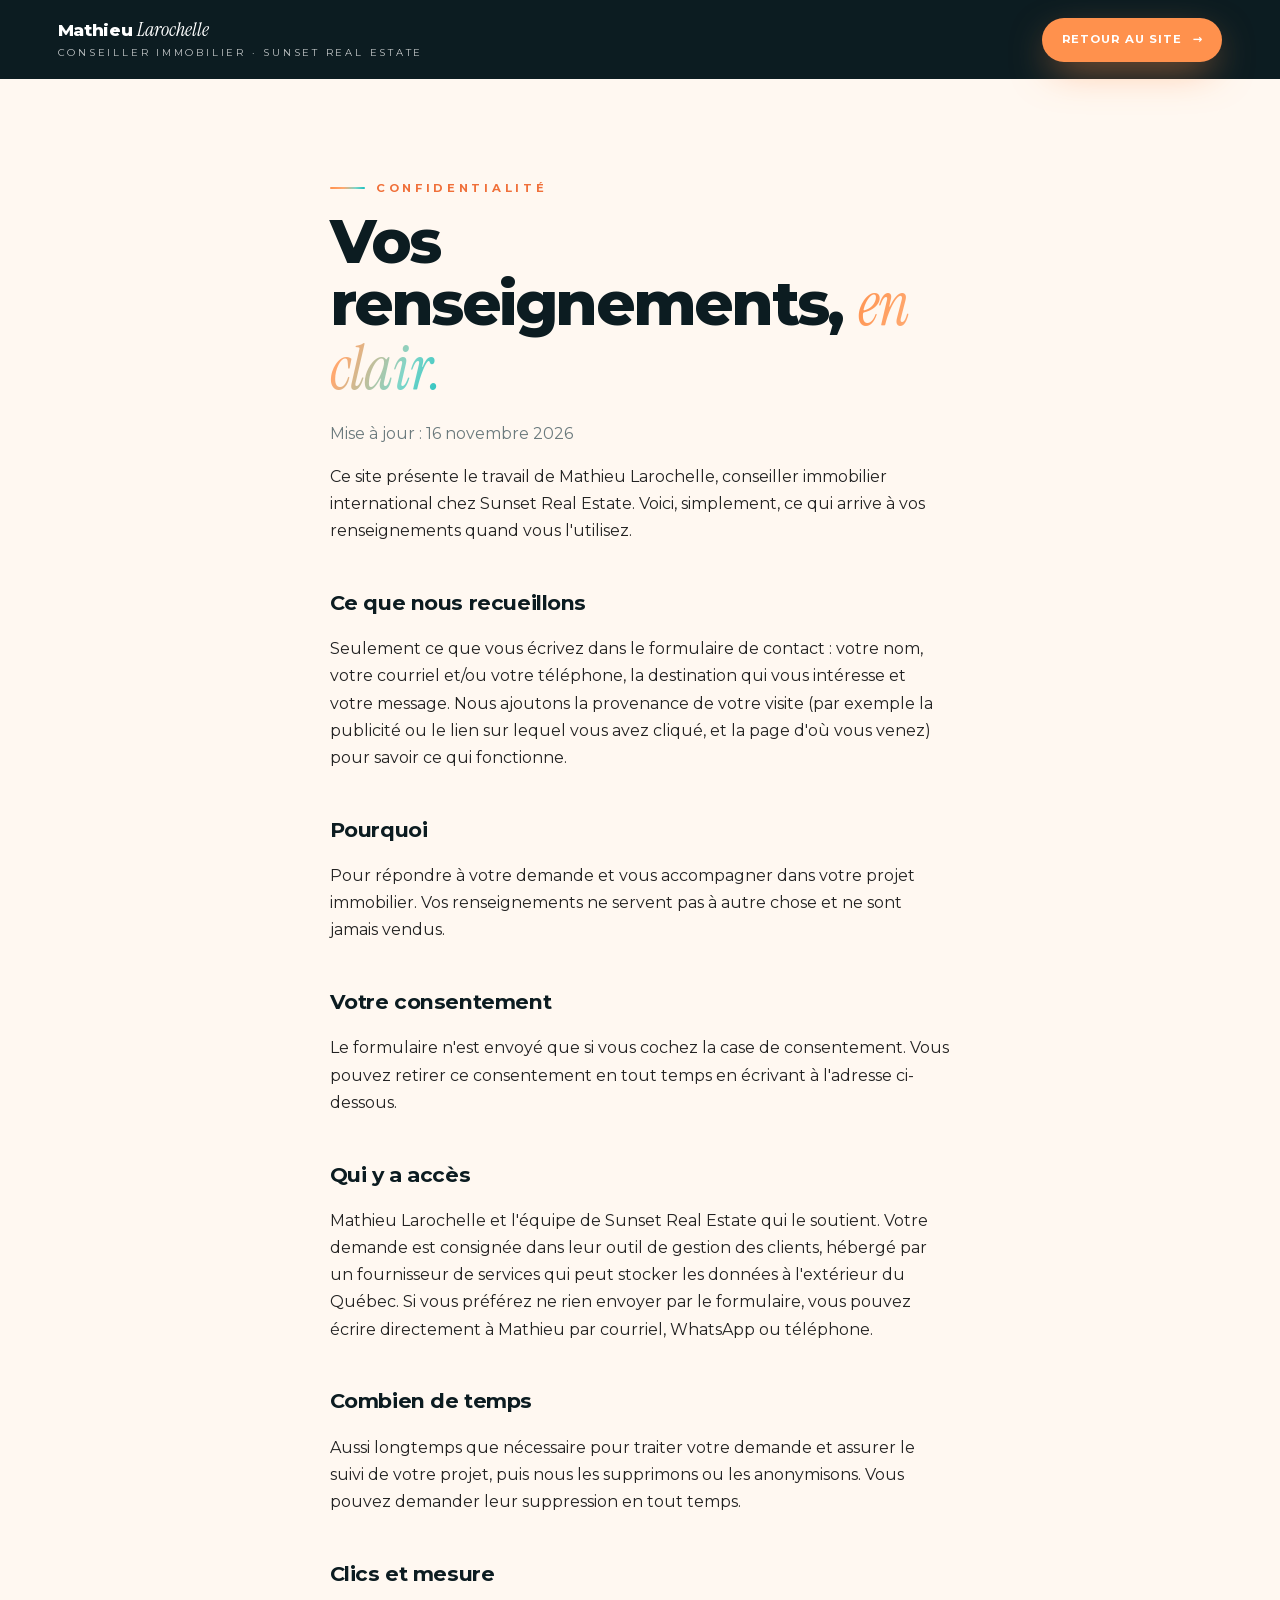
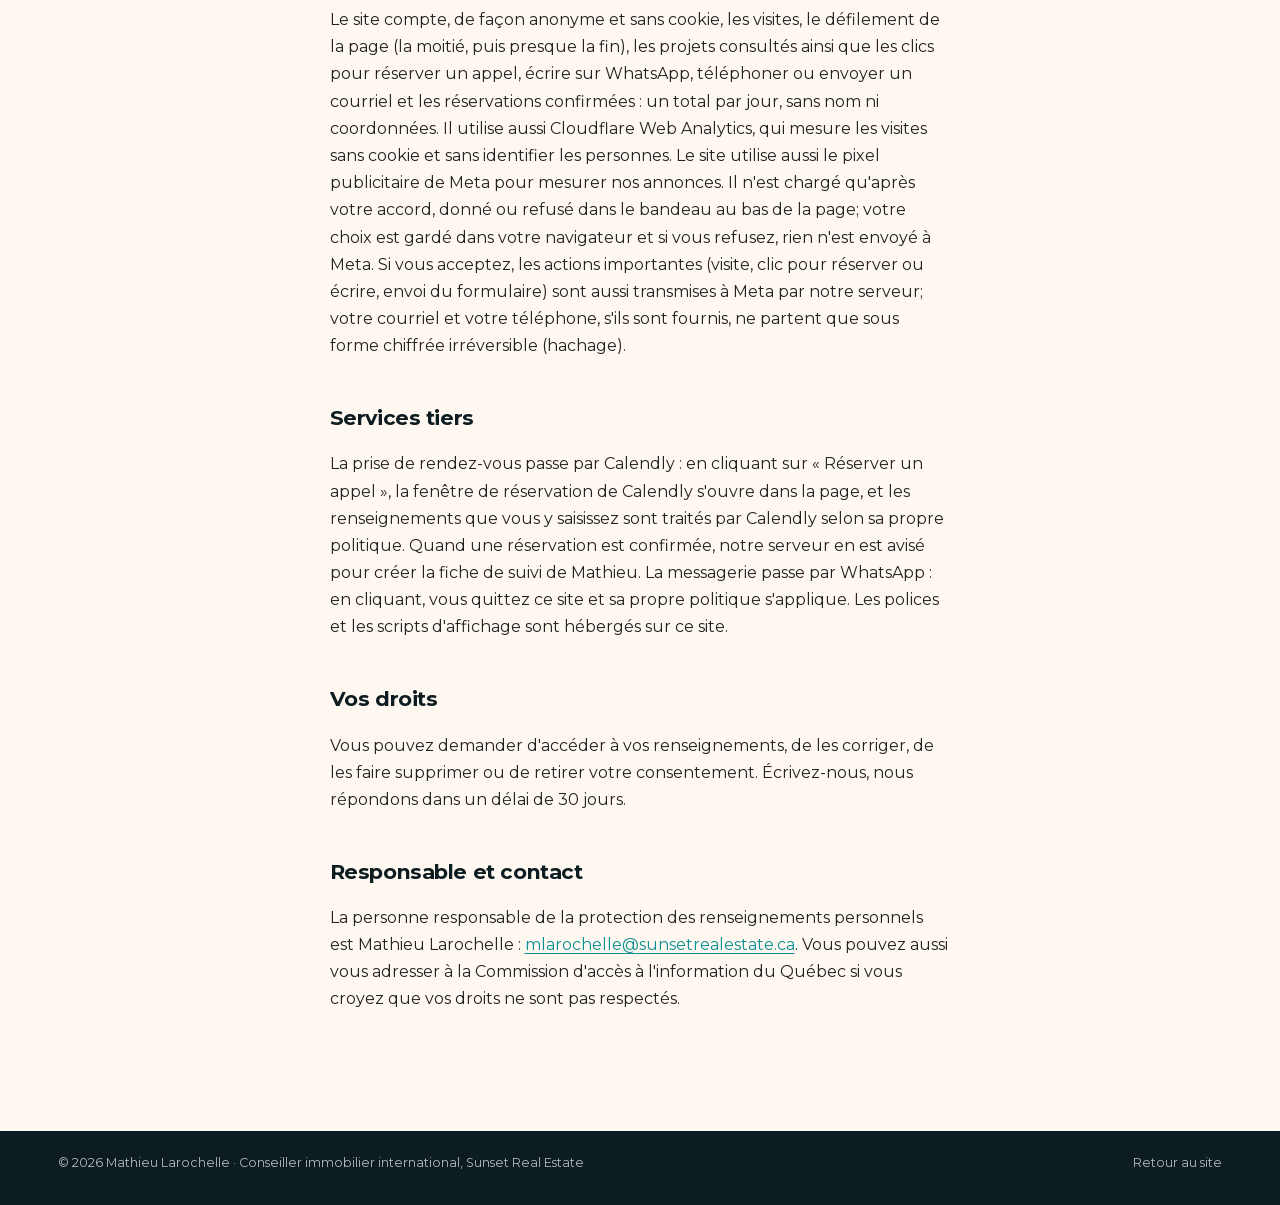
<file: confidentialite.html>
<!doctype html>
<html lang="fr-CA">
<head>
  <meta charset="utf-8">
  <meta name="viewport" content="width=device-width, initial-scale=1, viewport-fit=cover">
  <title>Confidentialité · Mathieu Larochelle</title>
  <meta name="description" content="Comment le site de Mathieu Larochelle traite vos renseignements personnels (Loi 25).">
  <meta name="theme-color" content="#0c1c21">
  <meta name="robots" content="index, follow">
  <link rel="canonical" href="https://richlosier.github.io/mathieu-larochelle/confidentialite.html">
  <link rel="icon" href="favicon.png" type="image/png" sizes="48x48">
  <link rel="icon" href="favicon.ico" sizes="32x32">
  <link rel="apple-touch-icon" href="assets/og-icon.png">
  <link rel="preload" href="assets/montserrat-latin.woff2" as="font" type="font/woff2" crossorigin>
  <link rel="stylesheet" href="styles.css">
</head>
<body>
  <header class="legal-top">
    <a class="brand" href="./" aria-label="Retour au site de Mathieu Larochelle"><span class="brand__txt"><strong>Mathieu <em>Larochelle</em></strong><small>Conseiller immobilier · Sunset Real Estate</small></span></a>
    <a class="btn btn--sun" href="./">Retour au site <span class="arrow" aria-hidden="true">→</span></a>
  </header>
  <main class="legal" id="main">
    <span class="eyebrow">Confidentialité</span>
    <h1>Vos renseignements, <span class="serif grad">en clair.</span></h1>
    <p class="legal__date">Mise à jour : 16 novembre 2026</p>
    <p>Ce site présente le travail de Mathieu Larochelle, conseiller immobilier international chez Sunset Real Estate. Voici, simplement, ce qui arrive à vos renseignements quand vous l'utilisez.</p>

    <h2>Ce que nous recueillons</h2>
    <p>Seulement ce que vous écrivez dans le formulaire de contact : votre nom, votre courriel et/ou votre téléphone, la destination qui vous intéresse et votre message. Nous ajoutons la provenance de votre visite (par exemple la publicité ou le lien sur lequel vous avez cliqué, et la page d'où vous venez) pour savoir ce qui fonctionne.</p>

    <h2>Pourquoi</h2>
    <p>Pour répondre à votre demande et vous accompagner dans votre projet immobilier. Vos renseignements ne servent pas à autre chose et ne sont jamais vendus.</p>

    <h2>Votre consentement</h2>
    <p>Le formulaire n'est envoyé que si vous cochez la case de consentement. Vous pouvez retirer ce consentement en tout temps en écrivant à l'adresse ci-dessous.</p>

    <h2>Qui y a accès</h2>
    <p>Mathieu Larochelle et l'équipe de Sunset Real Estate qui le soutient. Votre demande est consignée dans leur outil de gestion des clients, hébergé par un fournisseur de services qui peut stocker les données à l'extérieur du Québec. Si vous préférez ne rien envoyer par le formulaire, vous pouvez écrire directement à Mathieu par courriel, WhatsApp ou téléphone.</p>

    <h2>Combien de temps</h2>
    <p>Aussi longtemps que nécessaire pour traiter votre demande et assurer le suivi de votre projet, puis nous les supprimons ou les anonymisons. Vous pouvez demander leur suppression en tout temps.</p>

    <h2>Clics et mesure</h2>
    <p>Le site compte, de façon anonyme et sans cookie, les visites, le défilement de la page (la moitié, puis presque la fin), les projets consultés ainsi que les clics pour réserver un appel, écrire sur WhatsApp, téléphoner ou envoyer un courriel et les réservations confirmées : un total par jour, sans nom ni coordonnées. Il utilise aussi Cloudflare Web Analytics, qui mesure les visites sans cookie et sans identifier les personnes. Le site utilise aussi le pixel publicitaire de Meta pour mesurer nos annonces. Il n'est chargé qu'après votre accord, donné ou refusé dans le bandeau au bas de la page; votre choix est gardé dans votre navigateur et si vous refusez, rien n'est envoyé à Meta. Si vous acceptez, les actions importantes (visite, clic pour réserver ou écrire, envoi du formulaire) sont aussi transmises à Meta par notre serveur; votre courriel et votre téléphone, s'ils sont fournis, ne partent que sous forme chiffrée irréversible (hachage).</p>

    <h2>Services tiers</h2>
    <p>La prise de rendez-vous passe par Calendly : en cliquant sur « Réserver un appel », la fenêtre de réservation de Calendly s'ouvre dans la page, et les renseignements que vous y saisissez sont traités par Calendly selon sa propre politique. Quand une réservation est confirmée, notre serveur en est avisé pour créer la fiche de suivi de Mathieu. La messagerie passe par WhatsApp : en cliquant, vous quittez ce site et sa propre politique s'applique. Les polices et les scripts d'affichage sont hébergés sur ce site.</p>

    <h2>Vos droits</h2>
    <p>Vous pouvez demander d'accéder à vos renseignements, de les corriger, de les faire supprimer ou de retirer votre consentement. Écrivez-nous, nous répondons dans un délai de 30 jours.</p>

    <h2>Responsable et contact</h2>
    <p>La personne responsable de la protection des renseignements personnels est Mathieu Larochelle : <a href="mailto:mlarochelle@sunsetrealestate.ca?subject=Confidentialit%C3%A9">mlarochelle@sunsetrealestate.ca</a>. Vous pouvez aussi vous adresser à la Commission d'accès à l'information du Québec si vous croyez que vos droits ne sont pas respectés.</p>
  </main>
  <footer class="footer">
    <div class="footer__bar" style="margin-top:0;border-top:0;padding-top:1.4rem">
      <span>© 2026 Mathieu Larochelle · Conseiller immobilier international, Sunset Real Estate</span>
      <a href="./">Retour au site</a>
    </div>
  </footer>
</body>
</html>
</file>
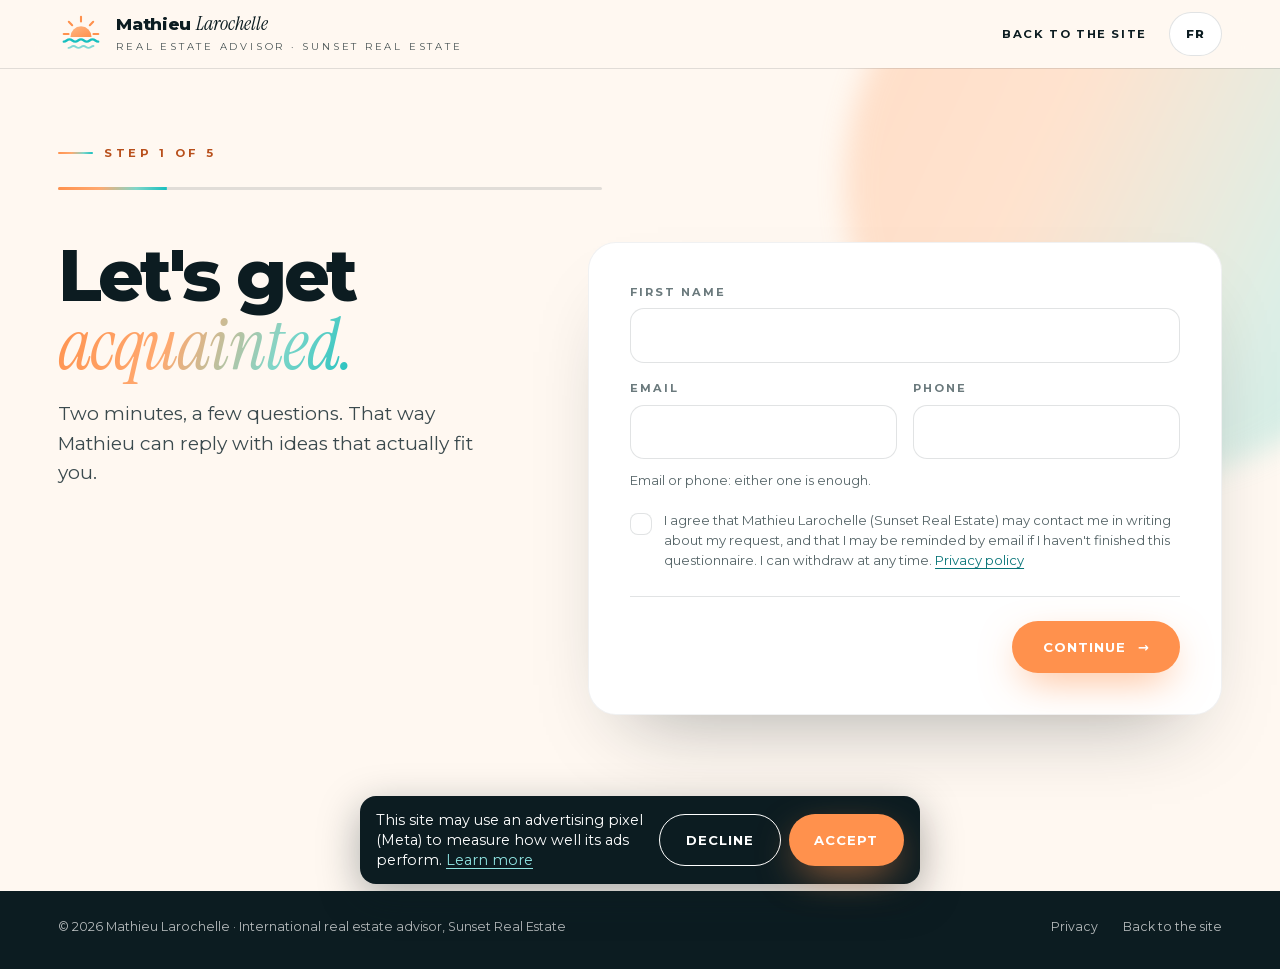
<file: qualification.html>
<!doctype html>
<html lang="fr-CA">
<head>
  <meta charset="utf-8">
  <meta name="viewport" content="width=device-width, initial-scale=1, viewport-fit=cover">
  <title>Faisons connaissance · Mathieu Larochelle</title>
  <meta name="description" content="Quelques questions pour que Mathieu Larochelle, conseiller immobilier chez Sunset Real Estate, comprenne votre projet.">
  <meta name="theme-color" content="#fff8f1">
  <meta name="robots" content="noindex, nofollow">
  <meta name="referrer" content="strict-origin-when-cross-origin">
  <link rel="icon" href="favicon.png" type="image/png" sizes="48x48">
  <link rel="icon" href="favicon.ico" sizes="32x32">
  <link rel="apple-touch-icon" href="assets/og-icon.png">
  <link rel="preload" href="assets/montserrat-latin.woff2" as="font" type="font/woff2" crossorigin>
  <link rel="preload" href="assets/fonts/instrument-serif-italic-latin.woff2" as="font" type="font/woff2" crossorigin>
  <link rel="stylesheet" href="styles.css">
  <link rel="stylesheet" href="qualification.css">
  <script defer src="qualification.js"></script>
</head>
<body class="q-page">
  <a class="skip" href="#main" data-i18n="skip">Aller au contenu</a>

  <header class="q-top">
    <a class="brand" href="./" data-i18n-aria="brandAria" aria-label="Retour au site de Mathieu Larochelle">
      <svg class="brand__mark" viewBox="0 0 48 48" aria-hidden="true">
        <defs><linearGradient id="bm" x1="0" y1="0" x2="1" y2="1"><stop offset="0" stop-color="#ffb784"/><stop offset="1" stop-color="#ff914d"/></linearGradient></defs>
        <g stroke="#ff914d" stroke-width="2.2" stroke-linecap="round"><path d="M24 6v5"/><path d="M11.3 11.3l3.5 3.5"/><path d="M36.7 11.3l-3.5 3.5"/><path d="M6 24h5"/><path d="M42 24h-5"/></g>
        <path d="M13 27a11 11 0 0 1 22 0z" fill="url(#bm)"/>
        <path d="M6 32c3 0 3-2.4 6-2.4s3 2.4 6 2.4 3-2.4 6-2.4 3 2.4 6 2.4 3-2.4 6-2.4 3 2.4 6 2.4" fill="none" stroke="#16bfbf" stroke-width="2.4" stroke-linecap="round"/>
        <path d="M11 38.5c2.6 0 2.6-2 5.2-2s2.6 2 5.2 2 2.6-2 5.2-2 2.6 2 5.2 2 2.6-2 5.2-2" fill="none" stroke="#16bfbf" stroke-width="2" stroke-linecap="round" opacity=".55"/>
      </svg>
      <span class="brand__txt"><strong>Mathieu <em>Larochelle</em></strong><small data-i18n="role">Conseiller immobilier · Sunset Real Estate</small></span>
    </a>
    <div class="q-top__right">
      <a class="q-sitelink" href="./" data-i18n="backSite">Retour au site</a>
      <button class="q-lang" id="q-lang" type="button" lang="en" aria-label="Switch to English">EN</button>
    </div>
  </header>

  <main class="q-main" id="main">
    <div class="q-sun" aria-hidden="true"></div>
    <div class="q-wrap">
      <noscript><p class="q-note">Ce questionnaire demande JavaScript. Écrivez plutôt à Mathieu : <a href="mailto:mlarochelle@sunsetrealestate.ca">mlarochelle@sunsetrealestate.ca</a></p></noscript>

      <div class="q-progress" id="q-progress" hidden>
        <p class="eyebrow" id="q-progress-label" role="status" aria-live="polite"></p>
        <div class="q-progress__track" id="q-progress-track" role="progressbar" aria-valuemin="1" aria-valuemax="5" aria-valuenow="1"><i class="q-progress__bar" id="q-progress-bar"></i></div>
      </div>

      <p class="q-loading" id="q-loading" hidden data-i18n="loading">Chargement de vos réponses…</p>

      <form class="q-flow" id="q-form" novalidate autocomplete="on" hidden>
        <div class="q-heads">
          <div class="q-head" data-head="1" hidden>
            <h1 class="q-title" tabindex="-1" data-i18n-html="h1"></h1>
            <p class="q-lede" data-i18n="l1"></p>
          </div>
          <div class="q-head" data-head="2" hidden>
            <h1 class="q-title" tabindex="-1" data-i18n-html="h2"></h1>
            <p class="q-lede" data-i18n="l2"></p>
          </div>
          <div class="q-head" data-head="3" hidden>
            <h1 class="q-title" tabindex="-1" data-i18n-html="h3"></h1>
            <p class="q-lede" data-i18n="l3"></p>
          </div>
          <div class="q-head" data-head="4" hidden>
            <h1 class="q-title" tabindex="-1" data-i18n-html="h4"></h1>
            <p class="q-lede" data-i18n="l4"></p>
          </div>
          <div class="q-head" data-head="5" hidden>
            <h1 class="q-title" tabindex="-1" data-i18n-html="h5"></h1>
            <p class="q-lede" data-i18n="l5"></p>
          </div>
        </div>

        <div class="q-panel">
          <p class="q-note" id="q-resume" hidden></p>

          <!-- Étape 1 -->
          <section class="q-step" data-step="1" aria-labelledby="q-step1-name" hidden>
            <h2 class="sr-only" id="q-step1-name" data-i18n="s1name">Vos coordonnées</h2>
            <div class="q-row">
              <div class="q-fieldwrap">
                <label class="field" for="q-prenom"><span data-i18n="f.prenom">Prénom</span></label>
                <input id="q-prenom" name="prenom" autocomplete="given-name" required aria-required="true" aria-describedby="q-err-prenom" maxlength="80" class="q-input">
                <p class="q-err" id="q-err-prenom" hidden></p>
              </div>
            </div>
            <div class="q-row q-row--2">
              <div class="q-fieldwrap">
                <label class="field" for="q-courriel"><span data-i18n="f.courriel">Courriel</span></label>
                <input id="q-courriel" name="courriel" type="email" autocomplete="email" inputmode="email" aria-describedby="q-contact-hint q-err-courriel" maxlength="160" class="q-input">
                <p class="q-err" id="q-err-courriel" hidden></p>
              </div>
              <div class="q-fieldwrap">
                <label class="field" for="q-telephone"><span data-i18n="f.telephone">Téléphone</span></label>
                <input id="q-telephone" name="telephone" type="tel" autocomplete="tel" inputmode="tel" aria-describedby="q-contact-hint q-err-telephone" maxlength="40" class="q-input">
                <p class="q-err" id="q-err-telephone" hidden></p>
              </div>
            </div>
            <p class="q-hint q-hint--field" id="q-contact-hint" data-i18n="f.contactHint">Courriel ou téléphone : l'un des deux suffit.</p>
            <label class="field field--hp" aria-hidden="true"><span>Laisser vide</span><input id="q-hp" name="q_vide" tabindex="-1" autocomplete="off" data-1p-ignore data-lpignore="true" data-bwignore data-form-type="other"></label>
            <div class="q-fieldwrap q-consent">
              <label class="check" for="q-consent">
                <input type="checkbox" id="q-consent" name="consentement" required aria-required="true" aria-describedby="q-err-consentement">
                <span class="check__box" aria-hidden="true"></span>
                <span class="check__txt" data-i18n-html="consent"></span>
              </label>
              <p class="q-err" id="q-err-consentement" hidden></p>
            </div>
          </section>

          <!-- Étape 2 -->
          <section class="q-step" data-step="2" aria-labelledby="q-step2-name" hidden>
            <h2 class="sr-only" id="q-step2-name" data-i18n="s2name">Votre projet</h2>
            <fieldset class="q-set" data-set="objectif">
              <legend class="q-legend" data-i18n="q.objectif"></legend>
              <p class="q-hint" data-i18n="hint.multi"></p>
              <div class="q-opts" data-group="objectif"></div>
              <p class="q-err" id="q-err-objectif" hidden></p>
            </fieldset>
            <fieldset class="q-set" data-set="destination">
              <legend class="q-legend" data-i18n="q.destination"></legend>
              <p class="q-hint" data-i18n="hint.multi"></p>
              <div class="q-opts" data-group="destination"></div>
              <p class="q-err" id="q-err-destination" hidden></p>
            </fieldset>
          </section>

          <!-- Étape 3 -->
          <section class="q-step" data-step="3" aria-labelledby="q-step3-name" hidden>
            <h2 class="sr-only" id="q-step3-name" data-i18n="s3name">Budget et logement</h2>
            <fieldset class="q-set" data-set="budget">
              <legend class="q-legend" data-i18n="q.budget"></legend>
              <p class="q-hint" data-i18n="hint.budget"></p>
              <div class="q-opts" data-group="budget"></div>
              <p class="q-err" id="q-err-budget" hidden></p>
            </fieldset>
            <fieldset class="q-set" data-set="chambres">
              <legend class="q-legend" data-i18n="q.chambres"></legend>
              <div class="q-opts" data-group="chambres"></div>
              <p class="q-err" id="q-err-chambres" hidden></p>
            </fieldset>
            <fieldset class="q-set" data-set="financement">
              <legend class="q-legend" data-i18n="q.financement"></legend>
              <div class="q-opts" data-group="financement"></div>
              <p class="q-err" id="q-err-financement" hidden></p>
            </fieldset>
          </section>

          <!-- Étape 4 -->
          <section class="q-step" data-step="4" aria-labelledby="q-step4-name" hidden>
            <h2 class="sr-only" id="q-step4-name" data-i18n="s4name">Échéancier</h2>
            <fieldset class="q-set" data-set="echeancier">
              <legend class="q-legend" data-i18n="q.echeancier"></legend>
              <div class="q-opts" data-group="echeancier"></div>
              <p class="q-err" id="q-err-echeancier" hidden></p>
            </fieldset>
            <fieldset class="q-set" data-set="deja_visite">
              <legend class="q-legend" data-i18n="q.deja_visite"></legend>
              <div class="q-opts" data-group="deja_visite"></div>
              <p class="q-err" id="q-err-deja_visite" hidden></p>
            </fieldset>
            <fieldset class="q-set" data-set="decideurs">
              <legend class="q-legend" data-i18n="q.decideurs"></legend>
              <div class="q-opts" data-group="decideurs"></div>
              <p class="q-err" id="q-err-decideurs" hidden></p>
            </fieldset>
          </section>

          <!-- Étape 5 -->
          <section class="q-step" data-step="5" aria-labelledby="q-step5-name" hidden>
            <h2 class="sr-only" id="q-step5-name" data-i18n="s5name">Comment vous joindre</h2>
            <fieldset class="q-set" data-set="moyen">
              <legend class="q-legend" data-i18n="q.moyen"></legend>
              <p class="q-hint" data-i18n="hint.multi"></p>
              <div class="q-opts" data-group="moyen"></div>
              <p class="q-err" id="q-err-moyen" hidden></p>
            </fieldset>
            <fieldset class="q-set" data-set="moment">
              <legend class="q-legend" data-i18n="q.moment"></legend>
              <div class="q-opts" data-group="moment"></div>
              <p class="q-err" id="q-err-moment" hidden></p>
            </fieldset>
            <div class="q-fieldwrap q-set">
              <label class="field" for="q-mot"><span data-i18n="q.mot">Autre chose que Mathieu devrait savoir?</span></label>
              <textarea id="q-mot" name="mot" rows="4" maxlength="600" class="q-input" aria-describedby="q-count q-err-mot" data-i18n-ph="f.motPh"></textarea>
              <span class="q-count" id="q-count" aria-hidden="true">0 / 600</span>
              <p class="q-err" id="q-err-mot" hidden></p>
            </div>
          </section>

          <div class="form__error q-error" id="q-error" role="alert" hidden>
            <span id="q-error-msg"></span>
            <button class="q-retry" id="q-retry" type="button" hidden data-i18n="retry">Réessayer</button>
          </div>

          <div class="q-actions" id="q-actions">
            <button class="btn btn--ghost" id="q-back" type="button" hidden><span class="arrow" aria-hidden="true">←</span> <span data-i18n="back">Retour</span></button>
            <button class="btn btn--sun" id="q-next" type="button"><span id="q-next-label" data-i18n="next">Continuer</span> <span class="arrow" aria-hidden="true">→</span></button>
            <button class="btn btn--sun" id="q-submit" type="button" hidden><span id="q-submit-label" data-i18n="submit">Envoyer à Mathieu</span> <span class="arrow" aria-hidden="true">→</span></button>
          </div>
          <p class="q-stop" id="q-stop-wrap" hidden><button class="q-stop__btn" id="q-stop" type="button" data-i18n="stop">Ne plus recevoir de rappel</button></p>
        </div>
      </form>

      <section class="q-done" id="q-done" tabindex="-1" aria-labelledby="q-done-title" hidden>
        <div class="sunmark" aria-hidden="true"></div>
        <h1 class="q-title" id="q-done-title" tabindex="-1"></h1>
        <p class="q-lede" data-i18n="doneP1"></p>
        <p class="q-lede q-lede--soft" data-i18n="doneP2"></p>
        <a class="btn btn--dark" href="./"><span data-i18n="backSite">Retour au site</span> <span class="arrow" aria-hidden="true">→</span></a>
      </section>
    </div>
  </main>

  <footer class="footer">
    <div class="footer__bar">
      <span data-i18n="copy">© 2026 Mathieu Larochelle · Conseiller immobilier international, Sunset Real Estate</span>
      <span class="footer__links"><a href="confidentialite.html" data-i18n="privacy">Confidentialité</a> <a href="./" data-i18n="backSite">Retour au site</a></span>
    </div>
  </footer>
</body>
</html>
</file>
<file: styles.css>
@font-face {
  font-family: "Montserrat";
  src: url("assets/montserrat-latin.woff2") format("woff2");
  font-weight: 100 900;
  font-display: swap;
}
@font-face {
  font-family: "Instrument Serif";
  src: url("assets/fonts/instrument-serif-italic-latin.woff2") format("woff2");
  font-style: italic;
  font-weight: 400;
  font-display: swap;
}
@font-face {
  font-family: "Instrument Serif";
  src: url("assets/fonts/instrument-serif-latin.woff2") format("woff2");
  font-style: normal;
  font-weight: 400;
  font-display: swap;
}

:root {
  --orange: #ff914d;
  --orange-deep: #f0703a;
  --orange-soft: #ffb784;
  --teal: #16bfbf;
  --teal-deep: #0b8f93;
  --teal-soft: #8fe3e1;
  --ink: #0c1c21;
  --ink-2: #13292f;
  --char: #222222;
  --sand: #fff8f1;
  --shell: #fdf1e6;
  --mist: #eef8f8;
  --muted: #6b7a7d;
  --line: rgba(12, 28, 33, 0.12);
  --sunset: linear-gradient(115deg, var(--orange) 0%, #ffa970 38%, #7fd6c9 72%, var(--teal) 100%);
  --serif: "Instrument Serif", "Times New Roman", serif;
  --sans: "Montserrat", system-ui, sans-serif;
  --gutter: clamp(1.1rem, 4.5vw, 5.5rem);
  --ease: cubic-bezier(0.16, 1, 0.3, 1);
}

*,
*::before,
*::after { box-sizing: border-box; }

html { -webkit-text-size-adjust: 100%; overflow-x: clip; }
html.lenis, html.lenis body { height: auto; }
.lenis.lenis-smooth { scroll-behavior: auto !important; }

body {
  margin: 0;
  background: var(--sand);
  color: var(--char);
  font-family: var(--sans);
  font-size: clamp(1rem, 0.95rem + 0.25vw, 1.125rem);
  line-height: 1.6;
  -webkit-font-smoothing: antialiased;
  overflow-x: clip;
}

body.is-loading { overflow: hidden; }

picture { display: contents; }
img { display: block; max-width: 100%; height: auto; }
a { color: inherit; text-decoration: none; }
button { font: inherit; color: inherit; cursor: pointer; border: 0; background: none; }
::selection { background: var(--orange); color: #fff; }

:focus-visible {
  outline: 2px solid var(--teal);
  outline-offset: 4px;
  border-radius: 6px;
}

.skip {
  position: fixed; left: 1rem; top: -4rem; z-index: 200;
  background: var(--ink); color: #fff; padding: .8rem 1.2rem; border-radius: 999px;
}
.skip:focus { top: 1rem; }

.serif { font-family: var(--serif); font-weight: 400; font-style: italic; letter-spacing: -0.01em; }
.grad { background: var(--sunset); -webkit-background-clip: text; background-clip: text; color: transparent; padding-right: .06em; }
.eyebrow {
  display: inline-flex; align-items: center; gap: .7rem;
  font-size: .72rem; font-weight: 700; letter-spacing: .32em; text-transform: uppercase;
  color: var(--orange-deep);
}
.eyebrow::before { content: ""; width: 2.2rem; height: 2px; background: var(--sunset); border-radius: 2px; }
.eyebrow--light { color: var(--teal-soft); }

/* ---------- Preloader ---------- */
.loader {
  position: fixed; inset: 0; z-index: 150; background: var(--ink); color: #fff;
  display: grid; place-items: center; overflow: hidden;
}
.loader__sun {
  position: absolute; left: 50%; top: 58%; width: min(62vw, 520px); aspect-ratio: 1;
  border-radius: 50%; translate: -50% 0;
  background: radial-gradient(circle at 50% 40%, #ffd1a8 0%, var(--orange) 45%, rgba(255,145,77,0) 72%);
  filter: blur(2px);
}
.loader__sea {
  position: absolute; inset: 58% 0 0; background: linear-gradient(180deg, var(--teal-deep), var(--ink) 70%);
}
.loader__inner { position: relative; text-align: center; }
.loader__name {
  font-size: clamp(2.2rem, 7vw, 5.5rem); font-weight: 800; letter-spacing: -0.04em; line-height: 1;
  overflow: hidden; display: block;
}
.loader__name span { display: inline-block; }
.loader__meta {
  margin-top: 1.1rem; font-size: .7rem; letter-spacing: .5em; text-transform: uppercase; color: rgba(255,255,255,.7);
}
.loader__count {
  position: absolute; right: var(--gutter); bottom: 2rem; font-size: clamp(3rem, 9vw, 7rem);
  font-weight: 200; font-variant-numeric: tabular-nums; line-height: 1; color: rgba(255,255,255,.9);
}

/* ---------- Cursor ---------- */
.cursor {
  position: fixed; left: 0; top: 0; z-index: 140; pointer-events: none;
  width: 14px; height: 14px; margin: -7px 0 0 -7px; border-radius: 50%;
  background: var(--orange); mix-blend-mode: normal; transition: width .35s var(--ease), height .35s var(--ease), margin .35s var(--ease), background .35s;
  display: grid; place-items: center; font-size: .62rem; font-weight: 700; letter-spacing: .18em; color: #fff; text-transform: uppercase;
}
.cursor.is-view { width: 92px; height: 92px; margin: -46px 0 0 -46px; background: var(--teal); }
.cursor.is-link { width: 46px; height: 46px; margin: -23px 0 0 -23px; background: rgba(255,145,77,.25); border: 1px solid var(--orange); }
@media (hover: none), (pointer: coarse) { .cursor { display: none; } }

/* ---------- Nav ---------- */
.nav {
  position: fixed; inset: 0 0 auto; z-index: 90;
  display: flex; align-items: center; justify-content: space-between; gap: 1rem;
  padding: 1.1rem var(--gutter); color: #fff;
  transition: background .5s var(--ease), color .5s var(--ease), padding .5s var(--ease), translate .5s var(--ease), box-shadow .5s;
}
.nav.is-solid { background: rgba(255, 248, 241, .86); color: var(--ink); -webkit-backdrop-filter: blur(16px) saturate(1.4); backdrop-filter: blur(16px) saturate(1.4); padding-block: .7rem; box-shadow: 0 1px 0 var(--line); }
.nav.is-hidden { translate: 0 -110%; }
.brand { display: flex; align-items: center; gap: .8rem; }
.brand__mark { width: 46px; height: 46px; flex: none; transition: transform .8s var(--ease); }
.brand:hover .brand__mark { transform: rotate(-8deg) scale(1.06); }
.brand__txt { line-height: 1.1; }
.brand__txt strong { display: block; font-size: 1.05rem; font-weight: 800; letter-spacing: -.02em; }
.brand__txt strong em { font-family: var(--serif); font-style: italic; font-weight: 400; font-size: 1.18em; letter-spacing: 0; }
.brand__txt small { font-size: .62rem; letter-spacing: .28em; text-transform: uppercase; opacity: .75; }
.edition {
  display: inline-flex; align-items: center; gap: .45rem; margin-left: .4rem;
  padding: .3rem .7rem; border-radius: 999px; font-size: .6rem; font-weight: 800; letter-spacing: .2em; text-transform: uppercase;
  background: var(--teal); color: #fff; white-space: nowrap;
}
.edition::before { content: ""; width: 6px; height: 6px; border-radius: 50%; background: #fff; animation: pulse 2s infinite; }
@keyframes pulse { 50% { opacity: .25; } }

.nav__links { display: none; gap: 2.2rem; font-size: .78rem; font-weight: 600; letter-spacing: .14em; text-transform: uppercase; }
.nav__links a { position: relative; padding-block: .4rem; }
.nav__links a::after {
  content: ""; position: absolute; left: 0; right: 0; bottom: 0; height: 2px; background: var(--sunset);
  transform: scaleX(0); transform-origin: right; transition: transform .5s var(--ease);
}
.nav__links a:hover::after { transform: scaleX(1); transform-origin: left; }

.btn {
  position: relative; display: inline-flex; align-items: center; justify-content: center; gap: .7rem;
  min-height: 52px; padding: .9rem 1.6rem; border-radius: 999px; overflow: hidden; isolation: isolate;
  font-size: .82rem; font-weight: 700; letter-spacing: .08em; text-transform: uppercase;
  transition: color .4s var(--ease), box-shadow .4s var(--ease);
}
.btn--sun { background: var(--orange); color: #fff; box-shadow: 0 14px 40px -10px rgba(255,145,77,.7); }
.btn--sun::before {
  content: ""; position: absolute; inset: 0; z-index: -1; background: var(--teal);
  clip-path: circle(0% at 50% 100%); transition: clip-path .6s var(--ease);
}
.btn--sun:hover::before { clip-path: circle(150% at 50% 100%); }
.btn--sun:hover { box-shadow: 0 14px 40px -10px rgba(22,191,191,.7); }
.btn--ghost { border: 1.5px solid currentColor; }
.btn--ghost:hover { background: #fff; color: var(--ink); border-color: #fff; }
.btn--dark { background: var(--ink); color: #fff; }
.btn--dark:hover { background: var(--orange); }
.btn .arrow { display: inline-block; transition: transform .4s var(--ease); }
.btn:hover .arrow { transform: translateX(4px) rotate(-45deg); }
.nav .btn { min-height: 44px; padding: .6rem 1.2rem; font-size: .7rem; }
.nav__cta-label-long { display: none; }

@media (min-width: 1080px) {
  .nav__links { display: flex; }
  .nav__cta-label-long { display: inline; }
  .nav__cta-label-short { display: none; }
}
@media (max-width: 520px) {
  .brand__txt small { display: none; }
  .edition { display: none; }
}

/* ---------- Hero ---------- */
.hero {
  position: relative; min-height: 100svh; color: #fff; overflow: hidden; background: var(--ink);
  display: grid; align-items: end;
}
.hero__media { position: absolute; inset: -6% 0 0; }
.hero__media { background: #cfe6ea url("assets/hero-film-poster.jpg") center/cover; }
.hero__media video { display: block; width: 100%; height: 100%; object-fit: cover; object-position: 50% 50%; transform-origin: 50% 40%; }
.hero__veil {
  position: absolute; inset: 0;
  background:
    linear-gradient(180deg, rgba(12,28,33,.55) 0%, rgba(12,28,33,.12) 26%, rgba(12,28,33,.18) 48%, rgba(12,28,33,.9) 100%),
    radial-gradient(ellipse at 80% 20%, rgba(255,145,77,.30), transparent 55%);
}
.hero__grain {
  position: absolute; inset: 0; opacity: .12; mix-blend-mode: overlay; pointer-events: none;
  background-image: url("data:image/svg+xml,%3Csvg xmlns='http://www.w3.org/2000/svg' width='160' height='160'%3E%3Cfilter id='n'%3E%3CfeTurbulence type='fractalNoise' baseFrequency='.9' numOctaves='3'/%3E%3C/filter%3E%3Crect width='100%25' height='100%25' filter='url(%23n)'/%3E%3C/svg%3E");
}
.hero__content { position: relative; padding: 8rem var(--gutter) clamp(2rem, 6vh, 4.5rem); width: 100%; }
.hero__kicker { display: flex; flex-wrap: wrap; align-items: center; gap: .8rem 1.4rem; margin-bottom: 1.6rem; }
.hero__kicker .eyebrow { color: #fff; }
.hero__title {
  margin: 0; font-weight: 800; letter-spacing: -0.055em; line-height: .86;
  font-size: clamp(3.6rem, 11.5vw, 13rem);
}
.hero__title .line { display: block; overflow: hidden; padding-bottom: .06em; }
.hero__title .line > span { display: inline-block; }
.hero__title .serif { font-weight: 400; letter-spacing: -0.02em; }
.hero__row {
  display: grid; gap: 1.8rem; margin-top: clamp(1.6rem, 4vh, 3rem); align-items: end;
}
.hero__lead { max-width: 34rem; margin: 0; font-size: clamp(1rem, .9rem + .45vw, 1.3rem); font-weight: 400; color: rgba(255,255,255,.9); }
.hero__lead strong { font-weight: 700; color: #fff; }
.hero__ctas { display: flex; flex-wrap: wrap; gap: .8rem; }
.hero__scroll {
  position: absolute; right: var(--gutter); top: 50%; display: none; writing-mode: vertical-rl;
  font-size: .62rem; letter-spacing: .5em; text-transform: uppercase; color: rgba(255,255,255,.8);
}
.hero__scroll::after {
  content: ""; display: block; width: 1px; height: 80px; margin: 1rem auto 0; background: linear-gradient(var(--orange), transparent);
  animation: drip 2.2s var(--ease) infinite;
}
@keyframes drip { 0% { transform: scaleY(0); transform-origin: top; } 50% { transform: scaleY(1); transform-origin: top; } 51% { transform-origin: bottom; } 100% { transform: scaleY(0); transform-origin: bottom; } }
.hero__card {
  display: none; position: absolute; right: var(--gutter); top: 16%; width: 210px; padding: .7rem;
  background: rgba(12,28,33,.55); border: 1px solid rgba(255,255,255,.22); border-radius: 22px; -webkit-backdrop-filter: blur(18px); backdrop-filter: blur(18px);
}
.hero__card img { width: 100%; aspect-ratio: 4/5; object-fit: cover; object-position: 50% 42%; border-radius: 15px; }
.hero__card p { margin: .7rem .3rem .2rem; font-size: .78rem; line-height: 1.35; }
.hero__card p strong { display: block; font-size: .95rem; }
@media (min-width: 900px) {
  .hero__row { grid-template-columns: 1fr auto; }
}
@media (min-width: 1280px) { .hero__scroll { display: block; } .hero__card { display: block; right: calc(var(--gutter) + 3rem); } }

/* ---------- Marquee ---------- */
.marquee { background: var(--orange); color: #fff; overflow: hidden; padding-block: 1.1rem; position: relative; z-index: 2; }
.marquee--teal { background: var(--teal); rotate: -1.5deg; margin-top: -1.5rem; scale: 1.04; }
.marquee__track { display: flex; width: max-content; gap: 2.5rem; animation: slide 38s linear infinite; }
.marquee--teal .marquee__track { animation-direction: reverse; }
.marquee__track span { font-size: clamp(1.4rem, 3vw, 2.6rem); font-weight: 800; letter-spacing: -.03em; text-transform: uppercase; white-space: nowrap; display: inline-flex; align-items: center; gap: 2.5rem; }
.marquee__track span::after { content: "✺"; font-size: .7em; opacity: .85; }
@keyframes slide { to { transform: translateX(-50%); } }

/* ---------- Sections ---------- */
section { position: relative; }
.wrap { padding-inline: var(--gutter); }
.pad { padding-block: clamp(5rem, 12vw, 11rem); }
.h2 {
  margin: 1.2rem 0 0; font-weight: 800; letter-spacing: -0.045em; line-height: .95;
  font-size: clamp(2.6rem, 7vw, 7rem); color: var(--ink);
}
.h2 .serif { font-weight: 400; }

/* Manifesto */
.manifesto { background: var(--sand); }
.manifesto__text {
  margin: 2rem 0 0; max-width: 22ch; font-weight: 700; letter-spacing: -0.035em; line-height: 1.08;
  font-size: clamp(2rem, 5.4vw, 5.2rem); color: var(--ink);
}
.manifesto__text .w { opacity: .14; transition: none; }
.manifesto__foot { display: grid; gap: 2rem; margin-top: clamp(3rem, 7vw, 6rem); }
.manifesto__foot p { margin: 0; max-width: 32rem; color: var(--muted); }
.sunmark { width: clamp(90px, 12vw, 160px); aspect-ratio: 1; border-radius: 50%; background: var(--sunset); position: relative; }
.sunmark::after { content: ""; position: absolute; inset: 50% 0 0; background: var(--sand); }
.sunmark::before { content: ""; position: absolute; left: -15%; right: -15%; top: 50%; height: 3px; background: var(--ink); z-index: 1; }
@media (min-width: 900px) { .manifesto__foot { grid-template-columns: auto 1fr; align-items: center; } }

/* ---------- Projects (horizontal) ---------- */
.projects { background: var(--ink); color: #fff; overflow: hidden; }
.projects__head { display: grid; gap: 1.5rem; padding: clamp(5rem, 10vw, 8rem) var(--gutter) 2.5rem; }
.projects__head .h2 { color: #fff; }
.projects__head p { margin: 0; max-width: 30rem; color: rgba(255,255,255,.7); }
@media (min-width: 900px) { .projects__head { grid-template-columns: 1fr auto; align-items: end; } }
.projects__pin { position: relative; }
.projects__track { display: flex; gap: clamp(1rem, 2.5vw, 2.2rem); padding: 0 var(--gutter) clamp(4rem, 8vw, 6rem); width: max-content; }
.pcard {
  position: relative; flex: none; width: min(84vw, 720px, 88svh); color: #fff; text-align: left; display: block;
}
.pcard__media { position: relative; overflow: hidden; border-radius: 26px; aspect-ratio: 4/3;  background: var(--ink-2); }
.pcard__media img { width: 100%; height: 100%; object-fit: cover; transform: scale(1.12); transition: transform 1.2s var(--ease); }
.pcard:hover .pcard__media img { transform: scale(1.02); }
.pcard__media::after { content: ""; position: absolute; inset: 0; background: linear-gradient(180deg, transparent 50%, rgba(12,28,33,.75)); }
.pcard__tag {
  position: absolute; z-index: 2; top: 1.1rem; left: 1.1rem; display: flex; gap: .45rem; flex-wrap: wrap;
}
.pcard__tag span { padding: .35rem .8rem; border-radius: 999px; font-size: .62rem; font-weight: 800; letter-spacing: .18em; text-transform: uppercase; background: #fff; color: var(--ink); }
.pcard__tag span:first-child { background: var(--orange); color: #fff; }
.pcard__num { position: absolute; z-index: 2; right: 1.3rem; bottom: .6rem; font-size: clamp(3.5rem, 8vw, 7rem); font-weight: 800; letter-spacing: -.06em; line-height: 1; color: transparent; -webkit-text-stroke: 1.5px rgba(255,255,255,.75); }
.pcard__body { display: flex; justify-content: space-between; gap: 1rem; align-items: flex-start; padding: 1.3rem .3rem 0; }
.pcard__body h3 { margin: 0; font-size: clamp(1.5rem, 2.6vw, 2.4rem); letter-spacing: -.035em; line-height: 1; font-weight: 800; }
.pcard__body .loc { margin: .5rem 0 0; font-size: .85rem; color: rgba(255,255,255,.65); }
.pcard__price { text-align: right; white-space: nowrap; }
.pcard__price small { display: block; font-size: .6rem; letter-spacing: .22em; text-transform: uppercase; color: var(--teal-soft); }
.pcard__price strong { font-size: clamp(1.1rem, 1.8vw, 1.6rem); letter-spacing: -.02em; }
.pcard--end {
  width: min(84vw, 460px); border-radius: 26px; background: var(--sunset); color: var(--ink);
  display: flex; flex-direction: column; justify-content: space-between; padding: 2rem; min-height: 100%;
}
.pcard--end h3 { margin: 0; font-size: clamp(2rem, 3.6vw, 3.4rem); line-height: .95; letter-spacing: -.045em; font-weight: 800; }
.projects__progress { position: absolute; left: var(--gutter); right: var(--gutter); bottom: 2rem; height: 2px; background: rgba(255,255,255,.15); }
.projects__progress i { position: absolute; inset: 0; background: var(--sunset); transform-origin: left; transform: scaleX(0); }
.projects__note { padding: 0 var(--gutter) 3rem; font-size: .72rem; color: rgba(255,255,255,.45); }

@media (max-width: 767px) {
  .projects__track { width: auto; flex-direction: column; }
  .pcard, .pcard--end { width: 100%; }
  .projects__progress { display: none; }
}

/* ---------- Stats ---------- */
.stats { background: var(--mist); }
.stats__grid { display: grid; grid-template-columns: repeat(2, 1fr); border-top: 1px solid var(--line); }
.stat { padding: 2.2rem 1rem 2.2rem 0; border-bottom: 1px solid var(--line); }
.stat b { display: block; font-size: clamp(3rem, 8vw, 7rem); letter-spacing: -.06em; line-height: .9; font-weight: 800; color: var(--ink); font-variant-numeric: tabular-nums; }
.stat b sup { font-size: .45em; color: var(--orange); vertical-align: top; position: relative; top: .25em; }
.stat > span { display: block; margin-top: .8rem; max-width: 18ch; font-size: .88rem; color: var(--muted); line-height: 1.45; }
.stats__foot { margin-top: 1.4rem; font-size: .72rem; letter-spacing: .12em; text-transform: uppercase; color: var(--muted); }
@media (min-width: 900px) { .stats__grid { grid-template-columns: repeat(4, 1fr); } .stat { padding-right: 2rem; } .stat + .stat { padding-left: 2rem; border-left: 1px solid var(--line); } }

/* ---------- About ---------- */
.about { background: var(--sand); overflow: hidden; }
.about__grid { display: grid; gap: clamp(2.5rem, 6vw, 6rem); align-items: center; }
.about__visual { position: relative; isolation: isolate; }
.about__frame { position: relative; border-radius: 28px; overflow: hidden; aspect-ratio: 1556/2200; background: var(--shell); box-shadow: 0 40px 80px -30px rgba(12,28,33,.45); }
.about__frame img { width: 100%; height: 100%; object-fit: cover; }
.about__halo { position: absolute; inset: -8% -10% auto auto; width: 55%; aspect-ratio: 1; border-radius: 50%; background: var(--sunset); filter: blur(10px); opacity: .9; z-index: -1; }
.about__chip {
  position: absolute; left: -6%; bottom: 6%; width: 52%; border-radius: 20px; overflow: hidden;
  border: 6px solid var(--sand); box-shadow: 0 30px 60px -20px rgba(12,28,33,.45); rotate: -5deg;
}
.about__chip img { aspect-ratio: 16/10; object-fit: cover; width: 100%; }
.about__badge {
  position: absolute; right: -3%; bottom: 5%; width: 128px; aspect-ratio: 1; border-radius: 50%; background: var(--ink); color: #fff;
  display: grid; place-items: center;
}
.about__badge svg { position: absolute; inset: 0; animation: spin 18s linear infinite; }
.about__badge b { font-size: 1.6rem; color: var(--orange); }
@keyframes spin { to { rotate: 360deg; } }
.about__copy p { color: #3b4a4e; max-width: 34rem; }
.about__copy .big { font-size: clamp(1.25rem, 1rem + .9vw, 1.7rem); line-height: 1.4; color: var(--ink); font-weight: 500; letter-spacing: -.015em; }
.about__sig { display: flex; align-items: center; gap: 1.2rem; margin-top: 2.2rem; flex-wrap: wrap; }
.about__sig .serif { font-size: 2.4rem; color: var(--teal-deep); line-height: 1; }
.pills { display: flex; flex-wrap: wrap; gap: .5rem; margin-top: 1.6rem; }
.pills span { padding: .5rem .95rem; border-radius: 999px; border: 1px solid var(--line); font-size: .78rem; font-weight: 600; background: #fff; }
@media (min-width: 960px) { .about__grid { grid-template-columns: .95fr 1.05fr; } }

/* ---------- Destinations ---------- */
.dest { background: var(--ink); color: #fff; overflow: hidden; }
.dest .h2 { color: #fff; }
.dest__list { margin-top: clamp(2.5rem, 6vw, 5rem); border-top: 1px solid rgba(255,255,255,.15); }
.drow {
  position: relative; display: grid; grid-template-columns: auto 1fr auto; gap: 1rem 2rem; align-items: center;
  padding: clamp(1.1rem, 2.4vw, 2rem) 0; border-bottom: 1px solid rgba(255,255,255,.15);
}
.drow__n { font-size: .75rem; font-weight: 700; color: var(--teal); letter-spacing: .2em; }
.drow__name { font-size: clamp(2.2rem, 7vw, 6.6rem); font-weight: 800; letter-spacing: -.055em; line-height: .95; transition: color .5s var(--ease), transform .6s var(--ease); }
.drow__name .serif { font-weight: 400; }
.drow__meta { text-align: right; font-size: .78rem; color: rgba(255,255,255,.6); max-width: 20ch; line-height: 1.4; }
.drow::before { content: ""; position: absolute; inset: 0; background: var(--sunset); transform: scaleY(0); transform-origin: bottom; transition: transform .6s var(--ease); z-index: 0; opacity: .12; }
.drow > * { position: relative; z-index: 1; }
.drow:hover::before { transform: scaleY(1); }
.drow:hover .drow__name { color: var(--orange); transform: translateX(1.2rem); }
.drow__thumb { display: none; }
.dest__float {
  position: fixed; left: 0; top: 0; width: 340px; aspect-ratio: 4/3; border-radius: 22px; overflow: hidden; z-index: 60;
  pointer-events: none; opacity: 0; scale: .7; transition: opacity .35s, scale .5s var(--ease); box-shadow: 0 40px 80px -20px rgba(0,0,0,.6);
}
.dest__float.is-on { opacity: 1; scale: 1; }
.dest__float img { position: absolute; inset: 0; width: 100%; height: 100%; object-fit: cover; opacity: 0; transition: opacity .4s; }
.dest__float img.is-on { opacity: 1; }
@media (max-width: 767px) {
  .drow { grid-template-columns: 1fr auto; }
  .drow__n { display: none; }
  .drow__meta { display: none; }
  .drow__thumb { display: block; width: 84px; aspect-ratio: 1; }
  .drow__thumb img { width: 100%; height: 100%; border-radius: 14px; object-fit: cover; }
}
@media (hover: none) { .dest__float { display: none; } }

/* ---------- Feature (Coral Golf) ---------- */
.feature { position: relative; min-height: 100svh; overflow: hidden; color: #fff; display: grid; align-items: center; background: var(--ink); }
.feature__bg { position: absolute; inset: 0; }
.feature__bg img { width: 100%; height: 100%; object-fit: cover; }
.feature__mask {
  position: absolute; inset: 0; background: linear-gradient(90deg, rgba(12,28,33,.88) 0%, rgba(12,28,33,.45) 55%, rgba(12,28,33,.1) 100%);
}
.feature__copy { position: relative; padding: 6rem var(--gutter); max-width: 50rem; }
.feature__copy .h2 { color: #fff; }
.feature__copy p { color: rgba(255,255,255,.82); max-width: 32rem; }
.feature__list { list-style: none; padding: 0; margin: 2rem 0 2.4rem; display: grid; gap: .8rem; }
.feature__list li { display: flex; gap: .9rem; align-items: baseline; font-weight: 500; }
.feature__list li::before { content: ""; flex: none; width: 10px; height: 10px; border-radius: 50%; background: var(--orange); box-shadow: 0 0 0 4px rgba(255,145,77,.25); translate: 0 -1px; }

/* ---------- Process ---------- */
.process { background: var(--shell); }
.process__grid { display: grid; gap: 3rem; }
.process__intro { align-self: start; }
.process__intro p { color: var(--muted); max-width: 26rem; }
.steps { position: relative; list-style: none; margin: 0; padding: 0 0 0 2.4rem; }
.steps__rail { position: absolute; left: 11px; top: 12px; bottom: 12px; width: 2px; background: var(--line); }
.steps__rail i { position: absolute; inset: 0; background: var(--sunset); transform-origin: top; transform: scaleY(0); }
.step { position: relative; padding-bottom: clamp(2.5rem, 5vw, 4rem); }
.step:last-child { padding-bottom: 0; }
.step__dot { position: absolute; left: -2.4rem; top: .35rem; width: 24px; height: 24px; border-radius: 50%; background: var(--shell); border: 2px solid var(--orange); }
.step__dot::after { content: ""; position: absolute; inset: 4px; border-radius: 50%; background: var(--orange); transform: scale(0); transition: transform .5s var(--ease); }
.step.is-on .step__dot::after { transform: scale(1); }
.step small { font-size: .7rem; font-weight: 800; letter-spacing: .28em; color: var(--teal-deep); text-transform: uppercase; }
.step h3 { margin: .4rem 0 .6rem; font-size: clamp(1.6rem, 3vw, 2.6rem); letter-spacing: -.04em; line-height: 1; color: var(--ink); font-weight: 800; }
.step p { margin: 0; max-width: 34rem; color: #4a585b; }
@media (min-width: 960px) {
  .process__grid { grid-template-columns: .8fr 1.2fr; gap: 6rem; }
  .process__intro { position: sticky; top: 7rem; }
}

/* ---------- Big CTA ---------- */
.cta { background: var(--sand); overflow: hidden; text-align: center; }
.cta__sun {
  position: absolute; left: 50%; top: 50%; width: 42vmax; aspect-ratio: 1; border-radius: 50%;
  translate: -50% -50%; background: var(--sunset); scale: .2;
}
.cta__inner { position: relative; padding: clamp(7rem, 16vw, 14rem) var(--gutter); }
.cta__title { margin: 1.4rem auto 0; max-width: 14ch; font-size: clamp(3rem, 10vw, 10rem); font-weight: 800; letter-spacing: -.06em; line-height: .88; color: var(--ink); }
.cta__title .serif { font-weight: 400; }
.cta p { max-width: 30rem; margin: 1.8rem auto 2.4rem; color: var(--ink); font-weight: 500; }
.cta .eyebrow { color: var(--ink); }
.cta .eyebrow::before { background: var(--ink); }

/* ---------- Contact ---------- */
.contact { background: var(--ink); color: #fff; }
.contact__grid { display: grid; gap: 3rem; }
.contact .h2 { color: #fff; }
.channels { display: grid; gap: .8rem; margin-top: 2.2rem; }
.channel {
  display: flex; justify-content: space-between; align-items: center; gap: 1rem; padding: 1.2rem 1.4rem; border-radius: 18px;
  background: var(--ink-2); border: 1px solid rgba(255,255,255,.08); transition: background .4s var(--ease), transform .4s var(--ease);
}
.channel:hover { background: var(--teal-deep); transform: translateX(6px); }
.channel small { display: block; font-size: .62rem; letter-spacing: .24em; text-transform: uppercase; color: var(--teal-soft); }
.channel strong { font-size: clamp(.95rem, 1.6vw, 1.2rem); word-break: break-word; }
.channel .arrow { font-size: 1.4rem; color: var(--orange); }
.form { background: var(--sand); color: var(--ink); border-radius: 28px; padding: clamp(1.5rem, 3.5vw, 3rem); }
.form h3 { margin: 0 0 1.4rem; font-size: 1.6rem; letter-spacing: -.03em; }
.form__row { display: grid; gap: 1rem; }
.field { position: relative; display: block; margin-bottom: 1rem; }
.field span { display: block; font-size: .7rem; font-weight: 700; letter-spacing: .18em; text-transform: uppercase; color: var(--muted); margin-bottom: .4rem; }
.field input, .field select, .field textarea {
  width: 100%; font: inherit; font-size: 1rem; color: var(--ink); background: #fff; border: 1.5px solid var(--line); border-radius: 14px; padding: .85rem 1rem;
  transition: border-color .3s, box-shadow .3s;
}
.field input:focus, .field select:focus, .field textarea:focus { outline: none; border-color: var(--teal); box-shadow: 0 0 0 4px rgba(22,191,191,.18); }
.field--hp { position: absolute; left: -9999px; width: 1px; height: 1px; overflow: hidden; }
.check { position: relative; display: flex; align-items: flex-start; gap: .75rem; margin: .2rem 0 1.2rem; cursor: pointer; }
.check input { position: absolute; opacity: 0; width: 1.4rem; height: 1.4rem; margin: 0; cursor: pointer; }
.check__box { flex: none; width: 1.4rem; height: 1.4rem; margin-top: .1rem; border: 1.5px solid var(--line); border-radius: 8px; background: #fff; display: grid; place-items: center; transition: background .3s, border-color .3s, box-shadow .3s; }
.check__box::after { content: ""; width: .7rem; height: .4rem; border-left: 2.5px solid #fff; border-bottom: 2.5px solid #fff; rotate: -45deg; translate: 0 -1px; scale: 0; transition: scale .3s var(--ease); }
.check input:checked + .check__box { background: var(--teal); border-color: var(--teal); }
.check input:checked + .check__box::after { scale: 1; }
.check input:focus-visible + .check__box { box-shadow: 0 0 0 4px rgba(22,191,191,.28); }
.check__txt { font-size: .78rem; line-height: 1.5; color: var(--muted); }
.check__txt a { color: var(--teal-deep); text-decoration: underline; text-underline-offset: 3px; }
.form__error { margin: -.4rem 0 1rem; padding: .7rem 1rem; border-radius: 12px; background: #fff0e6; color: var(--orange-deep); font-size: .82rem; font-weight: 600; }
.form__ready { display: flex; flex-wrap: wrap; gap: .7rem; align-items: center; }
.form__ready[hidden] { display: none; }
.form__ready p { flex: 1 0 100%; }
.footer__links { display: inline-flex; gap: 1.6rem; }
@media (min-width: 640px) { .form__row { grid-template-columns: 1fr 1fr; } }
@media (min-width: 1000px) { .contact__grid { grid-template-columns: 1fr 1fr; gap: 5rem; } }

/* ---------- Footer ---------- */
.footer { background: var(--ink); color: rgba(255,255,255,.7); padding: 0 var(--gutter) 2rem; overflow: hidden; }
.footer__giant {
  font-size: clamp(3.5rem, 17vw, 20rem); font-weight: 800; letter-spacing: -.07em; line-height: .8; color: transparent;
  background: var(--sunset); -webkit-background-clip: text; background-clip: text; margin: 0; padding-top: 3rem; white-space: nowrap;
}
.footer__bar { display: flex; flex-wrap: wrap; justify-content: space-between; gap: 1rem; margin-top: 2.2rem; padding-top: 1.4rem; border-top: 1px solid rgba(255,255,255,.12); font-size: .78rem; }
.footer__bar a:hover { color: var(--orange); }

/* ---------- Modal ---------- */
.modal { position: fixed; inset: 0; z-index: 120; display: none; }
.modal.is-open { display: block; }
.modal__back { position: absolute; inset: 0; background: rgba(12,28,33,.72); -webkit-backdrop-filter: blur(8px); backdrop-filter: blur(8px); }
.modal__panel {
  position: absolute; inset: auto 0 0 0; max-height: 92svh; overflow: auto; background: var(--sand); color: var(--ink);
  border-radius: 28px 28px 0 0; overscroll-behavior: contain;
}
@media (min-width: 900px) { .modal__panel { inset: 4vh 4vw; max-height: none; border-radius: 28px; } }
.modal__close {
  position: sticky; top: 1rem; float: right; margin: 1rem 1rem 0 0; z-index: 3; width: 52px; height: 52px; border-radius: 50%;
  background: var(--ink); color: #fff; font-size: 1.4rem; display: grid; place-items: center; transition: background .3s, rotate .5s var(--ease);
}
.modal__close:hover { background: var(--orange); rotate: 90deg; }
.modal__hero { position: relative; aspect-ratio: 16/8; min-height: 260px; overflow: hidden; }
.modal__hero img { width: 100%; height: 100%; object-fit: cover; }
.modal__hero::after { content: ""; position: absolute; inset: 0; background: linear-gradient(180deg, transparent 40%, rgba(12,28,33,.8)); }
.modal__title { position: absolute; z-index: 2; left: clamp(1.2rem, 4vw, 3rem); bottom: clamp(1.2rem, 3vw, 2.4rem); right: 1.2rem; color: #fff; }
.modal__title h3 { margin: .6rem 0 0; font-size: clamp(2.2rem, 6vw, 5.4rem); line-height: .9; letter-spacing: -.055em; font-weight: 800; }
.modal__body { padding: clamp(1.4rem, 4vw, 3rem); display: grid; gap: 2rem; }
.modal__facts { display: grid; grid-template-columns: repeat(2, 1fr); gap: 1px; background: var(--line); border-radius: 18px; overflow: hidden; }
.modal__facts div { background: #fff; padding: 1rem 1.2rem; }
.modal__facts small { display: block; font-size: .62rem; letter-spacing: .2em; text-transform: uppercase; color: var(--muted); }
.modal__facts strong { font-size: 1.1rem; letter-spacing: -.02em; }
.modal__gallery { display: grid; grid-template-columns: repeat(2, 1fr); gap: .7rem; }
.modal__gallery img { width: 100%; aspect-ratio: 4/3; object-fit: cover; border-radius: 14px; }
.modal__gallery picture { display: block; }
.modal__gallery picture:first-child { grid-column: span 2; }
.modal__gallery picture:first-child img { aspect-ratio: 16/9; }
@media (min-width: 900px) {
  .modal__body { grid-template-columns: .9fr 1.1fr; align-items: start; }
  .modal__facts { grid-template-columns: repeat(2, 1fr); }
}

/* ---------- Reveal helpers ---------- */
.reveal { opacity: 0; transform: translateY(40px); }
.no-js .reveal, .reduced .reveal { opacity: 1; transform: none; }

@media (prefers-reduced-motion: reduce) {
  *, *::before, *::after { animation-duration: .001ms !important; animation-iteration-count: 1 !important; transition-duration: .001ms !important; }
  .marquee__track { animation: none; }
  .manifesto__text .w { opacity: 1; }
}

@media (max-width: 767px) {
  .feature__mask { background: linear-gradient(180deg, rgba(12,28,33,.72) 0%, rgba(12,28,33,.86) 100%); }
  .about__badge { right: 3%; width: 104px; }
}

/* ---------- Mobile menu, dock, carousel ---------- */
.nav__right { display: flex; align-items: center; gap: .6rem; }
.burger { display: grid; place-items: center; gap: 6px; width: 48px; height: 48px; border-radius: 50%; background: rgba(12,28,33,.35); -webkit-backdrop-filter: blur(10px); backdrop-filter: blur(10px); position: relative; z-index: 2; }
.nav.is-solid .burger { background: var(--ink); color: #fff; }
.burger span { display: block; width: 20px; height: 2px; background: currentColor; border-radius: 2px; transition: transform .5s var(--ease); grid-area: 1/1; }
.burger span:first-child { transform: translateY(-4px); }
.burger span:last-child { transform: translateY(4px); }
.burger[aria-expanded="true"] span:first-child { transform: rotate(45deg); }
.burger[aria-expanded="true"] span:last-child { transform: rotate(-45deg); }
body.menu-open .nav { color: #fff; background: transparent; box-shadow: none; -webkit-backdrop-filter: none; backdrop-filter: none; translate: 0 0; }
body.menu-open .nav .burger { background: var(--orange); }
@media (min-width: 1080px) { .burger { display: none; } }

.menu {
  position: fixed; inset: 0; z-index: 85; background: var(--ink); color: #fff;
  display: flex; flex-direction: column; justify-content: space-between;
  padding: calc(6.5rem + env(safe-area-inset-top, 0px)) var(--gutter) calc(2rem + env(safe-area-inset-bottom, 0px));
  clip-path: circle(0% at calc(100% - 3rem) 2.6rem); transition: clip-path .8s var(--ease);
}
.menu::before { content: ""; position: absolute; right: -30vw; bottom: -30vw; width: 90vw; aspect-ratio: 1; border-radius: 50%; background: var(--sunset); opacity: .35; filter: blur(40px); }
.menu.is-open { clip-path: circle(150% at calc(100% - 3rem) 2.6rem); }
.menu__links { position: relative; display: grid; gap: .2rem; }
.menu__links a { display: flex; align-items: baseline; gap: 1rem; font-size: clamp(2.6rem, 12vw, 4.5rem); font-weight: 800; letter-spacing: -.05em; line-height: 1.08; }
.menu__links small { font-size: .75rem; font-weight: 700; letter-spacing: .2em; color: var(--teal); }
.menu__links a:active { color: var(--orange); }
.menu__foot { position: relative; display: flex; flex-wrap: wrap; gap: .7rem; }

.dock {
  position: fixed; left: 12px; right: 12px; bottom: calc(12px + env(safe-area-inset-bottom, 0px)); z-index: 80;
  display: none; gap: .5rem; padding: .45rem; border-radius: 999px;
  background: rgba(12,28,33,.82); -webkit-backdrop-filter: blur(16px) saturate(1.4); backdrop-filter: blur(16px) saturate(1.4); box-shadow: 0 18px 40px -12px rgba(0,0,0,.5);
  transform: translateY(160%); transition: transform .6s var(--ease);
}
.dock.is-on { transform: none; }
.dock a { flex: 1; display: inline-flex; align-items: center; justify-content: center; gap: .5rem; min-height: 50px; border-radius: 999px; font-size: .78rem; font-weight: 800; letter-spacing: .06em; text-transform: uppercase; }
.dock__wa { color: #fff; background: rgba(255,255,255,.08); flex: .8 !important; }
.dock__book { background: var(--orange); color: #fff; }
@media (max-width: 1079px) { .dock { display: flex; } .footer { padding-bottom: calc(6rem + env(safe-area-inset-bottom, 0px)); } }

.projects__swipe { display: none; }
.form__ready { margin-top: 1rem; padding: 1rem; border-radius: 16px; background: var(--mist); }
.form__ready p { margin: 0 0 .1rem; font-weight: 600; }

@media (max-width: 767px) {
  .nav { padding-top: calc(.8rem + env(safe-area-inset-top, 0px)); }
  .nav__cta { display: none; }
  .brand__mark { width: 40px; height: 40px; }
  .brand__txt small { display: none; }
  .hero { min-height: 100svh; }
  .hero__media { inset: 0; background-image: url("assets/hero-film-poster-mobile.jpg"); }
  .hero__content { padding-bottom: calc(2.2rem + env(safe-area-inset-bottom, 0px)); }
  .hero__title { font-size: clamp(3.4rem, 17vw, 5.2rem); }
  .hero__lead { font-size: 1rem; }
  .hero__ctas .btn { flex: 1 1 100%; }
  .h2 { font-size: clamp(2.5rem, 11.5vw, 3.6rem); }
  .pad { padding-block: 4.5rem; }
  .manifesto__text { font-size: clamp(1.9rem, 8.6vw, 2.6rem); }

  .projects__track {
    width: auto; flex-direction: row; overflow-x: auto; scroll-snap-type: x mandatory; -webkit-overflow-scrolling: touch;
    scrollbar-width: none; padding-bottom: 1rem; scroll-padding-inline: var(--gutter); overscroll-behavior-x: contain;
  }
  .projects__track::-webkit-scrollbar { display: none; }
  .pcard, .pcard--end { width: 84vw; scroll-snap-align: start; }
  .pcard__media { aspect-ratio: 4/5; }
  .pcard__body { flex-direction: column; gap: .7rem; }
  .pcard__price { text-align: left; }
  .projects__swipe { display: flex; justify-content: space-between; margin: 0; padding: .4rem var(--gutter) 1.2rem; font-size: .7rem; font-weight: 700; letter-spacing: .16em; text-transform: uppercase; color: var(--teal-soft); }
  .projects__swipe span { color: #fff; font-variant-numeric: tabular-nums; }

  .stat b { font-size: clamp(2.6rem, 13vw, 3.6rem); }
  .about__frame { border-radius: 22px; }
  .drow { padding-block: 1.1rem; }
  .drow__name { font-size: clamp(2rem, 10vw, 2.8rem); }
  .feature { min-height: auto; }
  .feature__copy { padding-block: 5rem; }
  .cta__title { font-size: clamp(2.8rem, 14vw, 4.2rem); }
  .channel { padding: 1rem 1.1rem; }
  .modal__panel { max-height: 94svh; }
  .modal__hero { aspect-ratio: 4/3; }
  .modal__facts { grid-template-columns: 1fr 1fr; }
}
html:not(.lenis) { scroll-behavior: smooth; }

/* ---------- Page confidentialité ---------- */
.legal-top { display: flex; align-items: center; justify-content: space-between; gap: 1rem; padding: 1.1rem var(--gutter); background: var(--ink); color: #fff; }
.legal-top .btn { min-height: 44px; padding: .6rem 1.2rem; font-size: .72rem; }
.legal { max-width: 46rem; margin: 0 auto; padding: clamp(3rem, 7vw, 6rem) var(--gutter) clamp(4rem, 8vw, 7rem); color: var(--char); }
.legal h1 { margin: .8rem 0 1.2rem; font-size: clamp(2.2rem, 6vw, 3.8rem); line-height: 1.02; letter-spacing: -.045em; font-weight: 800; color: var(--ink); }
.legal h2 { margin: 2.6rem 0 .7rem; font-size: 1.3rem; letter-spacing: -.02em; color: var(--ink); }
.legal p, .legal li { font-size: 1rem; line-height: 1.7; }
.legal ul { padding-left: 1.2rem; }
.legal a { color: var(--teal-deep); text-decoration: underline; text-underline-offset: 3px; }
.legal__date { color: var(--muted); font-size: .82rem; }

/* Bandeau de consentement du pixel (affiché seulement si un pixel est branché) */
.consent{position:fixed;left:16px;right:16px;bottom:16px;z-index:90;max-width:560px;margin:0 auto;display:flex;flex-wrap:wrap;gap:12px;align-items:center;justify-content:space-between;padding:14px 16px;border-radius:16px;background:var(--ink);color:#fff;font-size:.9rem;line-height:1.4;box-shadow:0 12px 40px rgba(12,28,33,.35)}
.consent p{margin:0;flex:1 1 240px}.consent a{color:var(--teal-soft);text-decoration:underline;text-underline-offset:3px}
.consent__btns{display:flex;gap:8px}
.form__qual { margin: 0 0 .3rem; font-size: .88rem; }
.form__qual a { color: var(--teal-deep); font-weight: 700; text-decoration: underline; text-underline-offset: 3px; }
.form__qual a:hover { color: var(--orange-deep); }
</file>
<file: qualification.css>
/* Questionnaire de qualification : s'appuie sur styles.css (polices, couleurs, boutons, champs, cases, bandeau). */

.q-page { --q-danger: #b3471b; --q-muted: #556467; --q-link: #087478; --q-eyebrow: #b84f1b; min-height: 100svh; display: flex; flex-direction: column; background: var(--sand); }
.q-page [hidden] { display: none !important; }
.sr-only { position: absolute; width: 1px; height: 1px; margin: -1px; padding: 0; overflow: hidden; clip: rect(0 0 0 0); clip-path: inset(50%); white-space: nowrap; border: 0; }

/* ---------- En-tête : le même que le site une fois défilé (sable translucide, filet) ---------- */
.q-top {
  position: sticky; top: 0; z-index: 50; display: flex; align-items: center; justify-content: space-between; gap: 1rem;
  padding: calc(.7rem + env(safe-area-inset-top, 0px)) var(--gutter) .7rem; color: var(--ink);
  background: rgba(255, 248, 241, .86); -webkit-backdrop-filter: blur(16px) saturate(1.4); backdrop-filter: blur(16px) saturate(1.4);
  box-shadow: 0 1px 0 var(--line);
}
.q-top__right { display: flex; align-items: center; gap: 1.4rem; }
.q-sitelink { font-size: .72rem; font-weight: 700; letter-spacing: .14em; text-transform: uppercase; padding-block: .4rem; position: relative; }
.q-sitelink::after { content: ""; position: absolute; left: 0; right: 0; bottom: 0; height: 2px; background: var(--sunset); transform: scaleX(0); transform-origin: right; transition: transform .5s var(--ease); }
.q-sitelink:hover::after { transform: scaleX(1); transform-origin: left; }
.q-lang {
  min-width: 48px; min-height: 44px; padding: .5rem .95rem; border-radius: 999px; border: 1.5px solid var(--line);
  font-size: .72rem; font-weight: 800; letter-spacing: .16em; text-transform: uppercase; color: var(--ink); background: #fff;
  transition: background .3s var(--ease), color .3s var(--ease), border-color .3s var(--ease);
}
.q-lang:hover { background: var(--ink); color: #fff; border-color: var(--ink); }
@media (max-width: 640px) { .q-sitelink { display: none; } }

/* ---------- Page ---------- */
.q-main { position: relative; flex: 1; overflow: clip; padding: clamp(1.8rem, 5vw, 4.5rem) var(--gutter) clamp(3rem, 7vw, 6rem); }
body.q-banner .q-main { padding-bottom: 11rem; }
.q-wrap { position: relative; z-index: 1; max-width: 1180px; margin: 0 auto; }
.q-sun {
  position: absolute; right: -12vw; top: -14vw; width: min(46vw, 640px); aspect-ratio: 1; border-radius: 50%;
  background: var(--sunset); opacity: .26; filter: blur(14px); pointer-events: none; z-index: 0;
}
@media (max-width: 767px) { .q-sun { width: 78vw; right: -34vw; top: -26vw; opacity: .3; } }

/* Progression */
.q-progress { display: grid; gap: .85rem; margin-bottom: clamp(1.8rem, 4vw, 3.2rem); max-width: 34rem; }
.q-progress .eyebrow { color: var(--q-eyebrow); }
.q-progress__track { height: 3px; border-radius: 3px; background: var(--line); overflow: hidden; }
.q-progress__bar { display: block; width: 100%; height: 100%; background: var(--sunset); transform-origin: left; transform: scaleX(.2); transition: transform .9s var(--ease); }

.q-loading { margin: 2rem 0; font-weight: 600; color: var(--muted); }

/* ---------- Mise en page : texte à gauche, réponses à droite (grand écran) ---------- */
.q-flow { display: grid; gap: clamp(1.6rem, 4vw, 2.6rem); }
.q-title {
  margin: 0; font-weight: 800; letter-spacing: -.05em; line-height: .96; color: var(--ink);
  font-size: clamp(2.5rem, 2rem + 3.1vw, 5rem); text-wrap: balance;
}
.q-title .serif { font-weight: 400; letter-spacing: -.02em; }
.q-title:focus { outline: none; }
.q-title:focus-visible { outline: 2px solid var(--teal); outline-offset: 6px; border-radius: 8px; }
.q-lede { margin: 1.2rem 0 0; max-width: 28rem; color: #3b4a4e; font-size: clamp(1rem, .95rem + .3vw, 1.2rem); line-height: 1.55; }
.q-lede--soft { color: var(--q-muted); }
@media (min-width: 960px) {
  .q-flow { grid-template-columns: minmax(0, 5fr) minmax(0, 7fr); gap: clamp(3rem, 6vw, 6rem); align-items: start; }
  .q-heads { position: sticky; top: 7rem; }
}
@media (max-width: 767px) { .q-title { font-size: clamp(2.4rem, 12.6vw, 3.4rem); } }

.q-panel {
  position: relative; padding: clamp(1.3rem, 3.2vw, 2.6rem); border-radius: 28px; background: #fff;
  border: 1px solid rgba(12, 28, 33, .06); box-shadow: 0 40px 80px -42px rgba(12, 28, 33, .38);
}
@media (max-width: 767px) { .q-panel { border-radius: 22px; } }
.q-note { margin: 0 0 1.4rem; padding: .8rem 1rem; border-radius: 14px; background: var(--mist); color: var(--q-link); font-size: .9rem; font-weight: 600; }
.q-note a { text-decoration: underline; text-underline-offset: 3px; }

/* Entrée d'écran : fondu court, jamais décoratif */
@keyframes q-in { from { opacity: 0; transform: translateY(14px); } to { opacity: 1; transform: none; } }
.q-head.is-in, .q-step.is-in { animation: q-in .65s var(--ease) both; }
.q-step.is-in .q-opt { animation: q-in .55s var(--ease) both; animation-delay: calc(min(var(--i, 0), 10) * 26ms + 80ms); }

/* ---------- Champs texte (même rendu que le formulaire de contact) ---------- */
.q-row { display: grid; gap: 0 1rem; }
@media (min-width: 640px) { .q-row--2 { grid-template-columns: 1fr 1fr; } }
.q-fieldwrap { margin-bottom: 1.1rem; min-width: 0; }
.q-fieldwrap .field { margin-bottom: .4rem; }
.q-input {
  width: 100%; font: inherit; font-size: 1rem; color: var(--ink); background: #fff; border: 1.5px solid var(--line); border-radius: 14px; padding: .85rem 1rem;
  min-height: 52px; transition: border-color .3s, box-shadow .3s;
}
textarea.q-input { min-height: 8rem; resize: vertical; line-height: 1.5; }
.q-input::placeholder { color: #8a9799; }
.q-input:focus { outline: none; border-color: var(--teal); box-shadow: 0 0 0 4px rgba(22, 191, 191, .18); }
.q-input[aria-invalid="true"] { border-color: var(--q-danger); box-shadow: 0 0 0 4px rgba(179, 71, 27, .1); }
.q-hint { margin: 0 0 .9rem; font-size: .8rem; color: var(--q-muted); line-height: 1.45; }
.q-hint--field { margin: -.3rem 0 1.3rem; }
.q-count { display: block; margin-top: .35rem; text-align: right; font-size: .72rem; font-variant-numeric: tabular-nums; color: var(--q-muted); }
.q-err { margin: .45rem .15rem 0; font-size: .82rem; font-weight: 600; color: var(--q-danger); line-height: 1.4; }
.q-consent .check { margin-bottom: .2rem; }
.q-consent .check__txt { font-size: .82rem; color: var(--q-muted); }
.q-consent .check__txt a, .q-note a { color: var(--q-link); }
.q-consent .check input[aria-invalid="true"] + .check__box { border-color: var(--q-danger); box-shadow: 0 0 0 4px rgba(179, 71, 27, .12); }

/* ---------- Questions à choix : cartes cliquables ---------- */
.q-set { border: 0; margin: 0 0 clamp(1.7rem, 3.4vw, 2.3rem); padding: 0; min-width: 0; }
.q-step > .q-set:last-child { margin-bottom: .4rem; }
.q-legend { display: block; width: 100%; padding: 0; margin: 0 0 .4rem; font-size: clamp(1.05rem, .98rem + .35vw, 1.25rem); font-weight: 700; letter-spacing: -.02em; line-height: 1.3; color: var(--ink); }
.q-set > .q-hint { margin-top: 0; }
.q-set:not(:has(.q-hint)) .q-legend { margin-bottom: .85rem; }
.q-set.q-fieldwrap .field span { font-size: clamp(1.05rem, .98rem + .35vw, 1.25rem); font-weight: 700; letter-spacing: -.02em; text-transform: none; color: var(--ink); line-height: 1.3; }
.q-set.q-fieldwrap .field { margin-bottom: .75rem; }
.q-opts { display: grid; gap: .6rem; grid-template-columns: minmax(0, 1fr); }
.q-opts--c { grid-template-columns: repeat(2, minmax(0, 1fr)); gap: .55rem; }
@media (min-width: 640px) { .q-opts { grid-template-columns: repeat(2, minmax(0, 1fr)); } }

.q-opt {
  position: relative; display: flex; align-items: center; gap: .75rem; min-height: 56px; padding: .75rem 1rem;
  border: 1.5px solid rgba(12, 28, 33, .2); border-radius: 16px; background: var(--sand); color: var(--ink);
  font-size: .93rem; font-weight: 600; line-height: 1.3; cursor: pointer; user-select: none; -webkit-tap-highlight-color: transparent;
  transition: border-color .3s var(--ease), background .3s var(--ease), box-shadow .3s var(--ease), transform .4s var(--ease);
}
.q-opt input { position: absolute; inset: 0; width: 100%; height: 100%; margin: 0; opacity: 0; cursor: pointer; }
.q-opt__mark {
  flex: none; width: 1.35rem; height: 1.35rem; border: 1.5px solid rgba(12, 28, 33, .38); border-radius: 7px; background: #fff;
  display: grid; place-items: center; transition: background .3s var(--ease), border-color .3s var(--ease);
}
.q-opt--radio .q-opt__mark { border-radius: 50%; }
.q-opt__mark::after { content: ""; scale: 0; transition: scale .35s var(--ease); }
.q-opt--check .q-opt__mark::after { width: .68rem; height: .38rem; border-left: 2.5px solid #fff; border-bottom: 2.5px solid #fff; rotate: -45deg; translate: 0 -1px; }
.q-opt--radio .q-opt__mark::after { width: .5rem; height: .5rem; border-radius: 50%; background: #fff; }
.q-opt.is-on { border-color: var(--teal-deep); background: var(--mist); box-shadow: 0 0 0 3px rgba(22, 191, 191, .16); }
.q-opt.is-on .q-opt__mark { background: var(--teal-deep); border-color: var(--teal-deep); }
.q-opt.is-on .q-opt__mark::after { scale: 1; }
@media (hover: hover) { .q-opt:hover { border-color: var(--teal); background: #fff; transform: translateY(-1px); } .q-opt.is-on:hover { background: var(--mist); border-color: var(--teal-deep); } }
.q-opt:active { transform: scale(.985); }
.q-opt:has(input:focus-visible) { outline: 2px solid var(--teal); outline-offset: 3px; }
.q-set[aria-invalid="true"] .q-legend { color: var(--q-danger); }
@media (max-width: 480px) {
  .q-opts--c .q-opt { padding: .65rem .65rem; gap: .5rem; font-size: .9rem; }
  .q-opts--c .q-opt__mark { width: 1.15rem; height: 1.15rem; border-radius: 6px; }
  .q-opts--c .q-opt--radio .q-opt__mark { border-radius: 50%; }
  .q-opts--c .q-opt--check .q-opt__mark::after { width: .58rem; height: .32rem; }
}

/* ---------- Erreurs et actions ---------- */
.q-error { margin: 1rem 0 0; display: flex; flex-wrap: wrap; align-items: center; gap: .5rem 1rem; color: var(--q-danger); background: #fff0e6; }
.q-retry { padding: .35rem .95rem; border-radius: 999px; border: 1.5px solid currentColor; font-size: .78rem; font-weight: 800; letter-spacing: .08em; text-transform: uppercase; color: var(--q-danger); min-height: 36px; }
.q-retry:hover { background: var(--q-danger); color: #fff; border-color: var(--q-danger); }
.q-actions { display: flex; flex-wrap: wrap; gap: .8rem; align-items: center; justify-content: space-between; margin-top: 1.6rem; padding-top: 1.5rem; border-top: 1px solid var(--line); }
.q-actions .btn { min-width: 10.5rem; }
.q-actions #q-next, .q-actions #q-submit { margin-left: auto; }
.q-actions .btn--ghost { color: var(--ink); border-color: rgba(12, 28, 33, .25); }
.q-actions .btn--ghost:hover { background: var(--ink); color: #fff; border-color: var(--ink); }
.q-actions .btn--ghost:hover .arrow { transform: translateX(-4px); }
.q-actions .btn[disabled] { opacity: .65; cursor: progress; }
@media (max-width: 480px) { .q-actions .btn { flex: 1 1 100%; } .q-actions #q-back { flex: 1 1 40%; min-width: 0; order: 2; } .q-actions #q-next, .q-actions #q-submit { order: 1; } }
.q-stop { margin: 1.2rem 0 0; text-align: center; font-size: .78rem; }
.q-stop__btn { color: var(--q-muted); text-decoration: underline; text-underline-offset: 3px; font-size: inherit; }
.q-stop__btn:hover { color: var(--ink); }

/* ---------- Remerciement ---------- */
.q-done { max-width: 40rem; margin: clamp(1rem, 5vw, 4rem) auto 0; text-align: center; display: grid; justify-items: center; gap: 0; }
.q-done .sunmark { margin-bottom: clamp(.2rem, 1vw, .8rem); }
.q-done .q-title { font-size: clamp(2.6rem, 2rem + 4vw, 5.2rem); }
.q-done .q-lede { margin-inline: auto; max-width: 30rem; }
.q-done .btn { margin-top: 2.2rem; }
.q-done.is-in { animation: q-in .8s var(--ease) both; }

/* ---------- Pied de page ---------- */
.q-page .footer { padding-bottom: calc(2rem + env(safe-area-inset-bottom, 0px)); }
.q-page .footer__bar { margin-top: 0; border-top: 0; padding-top: 1.6rem; }
</file>
